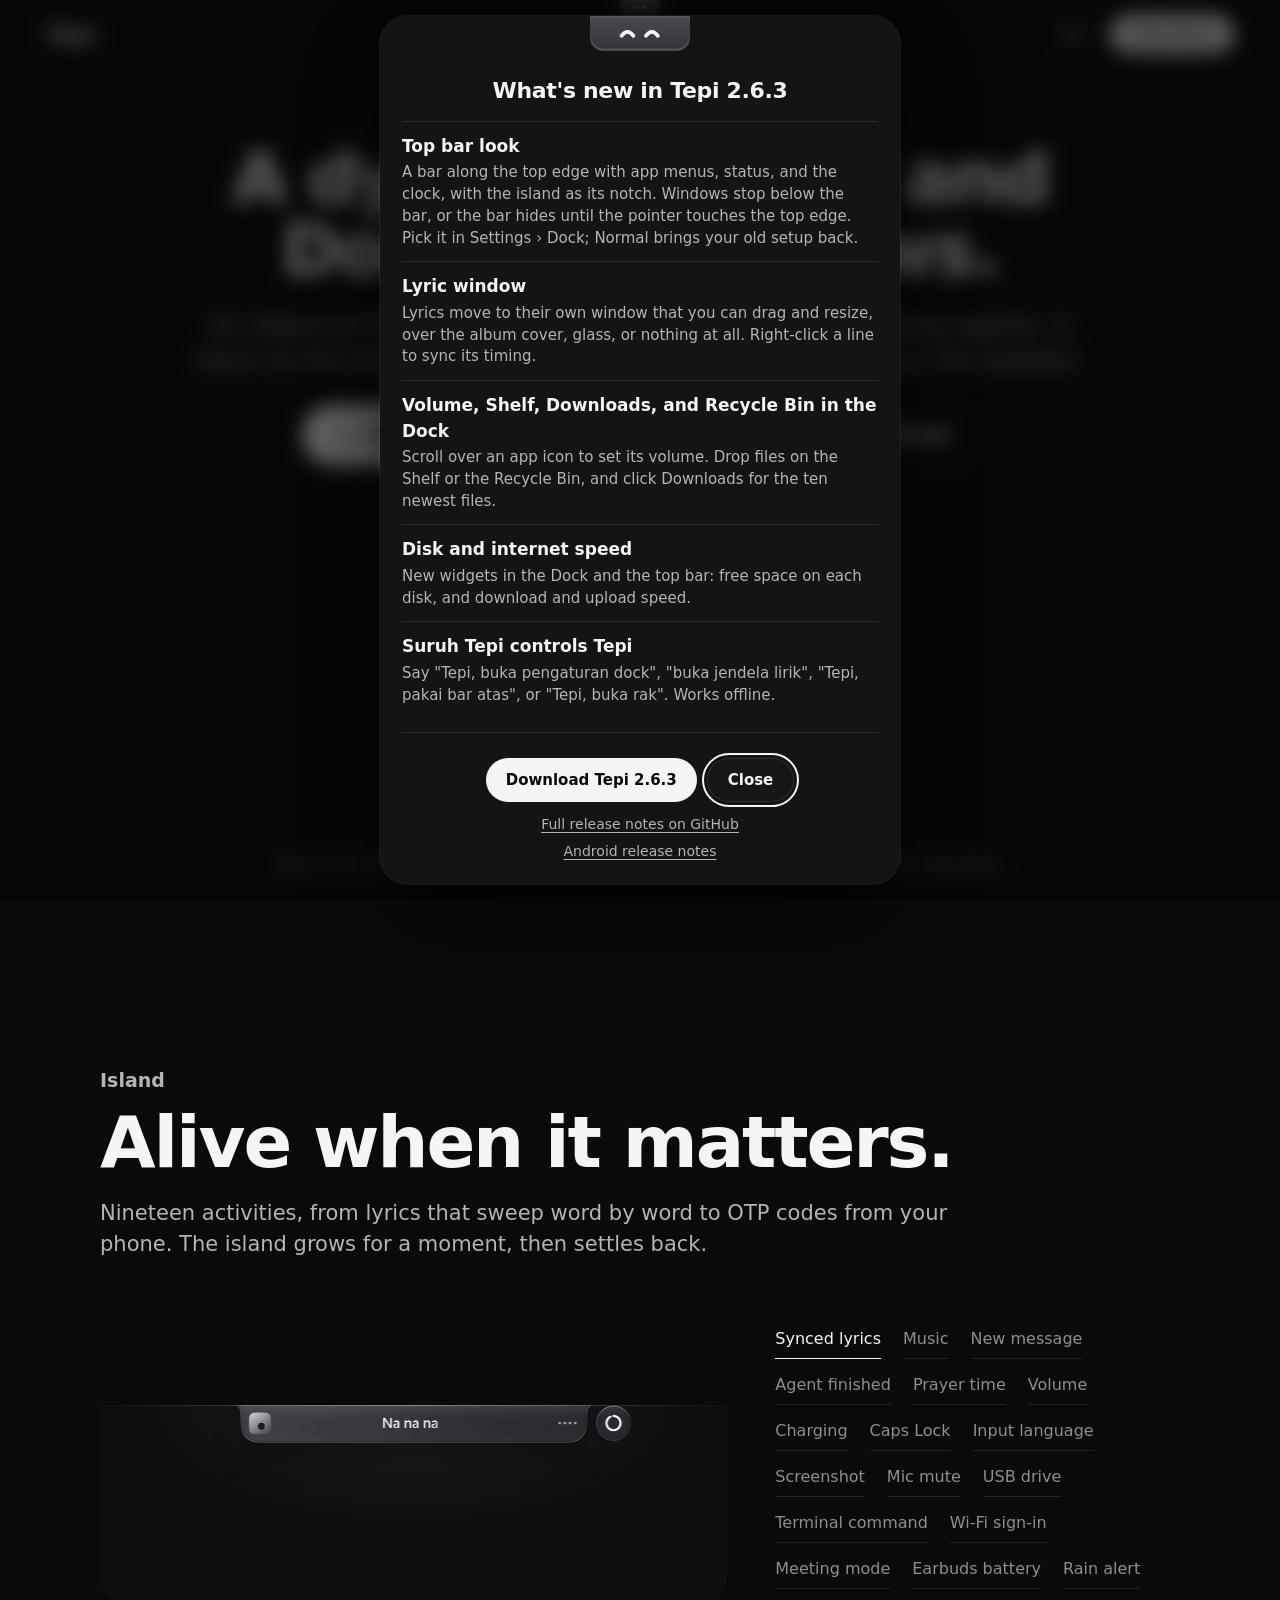
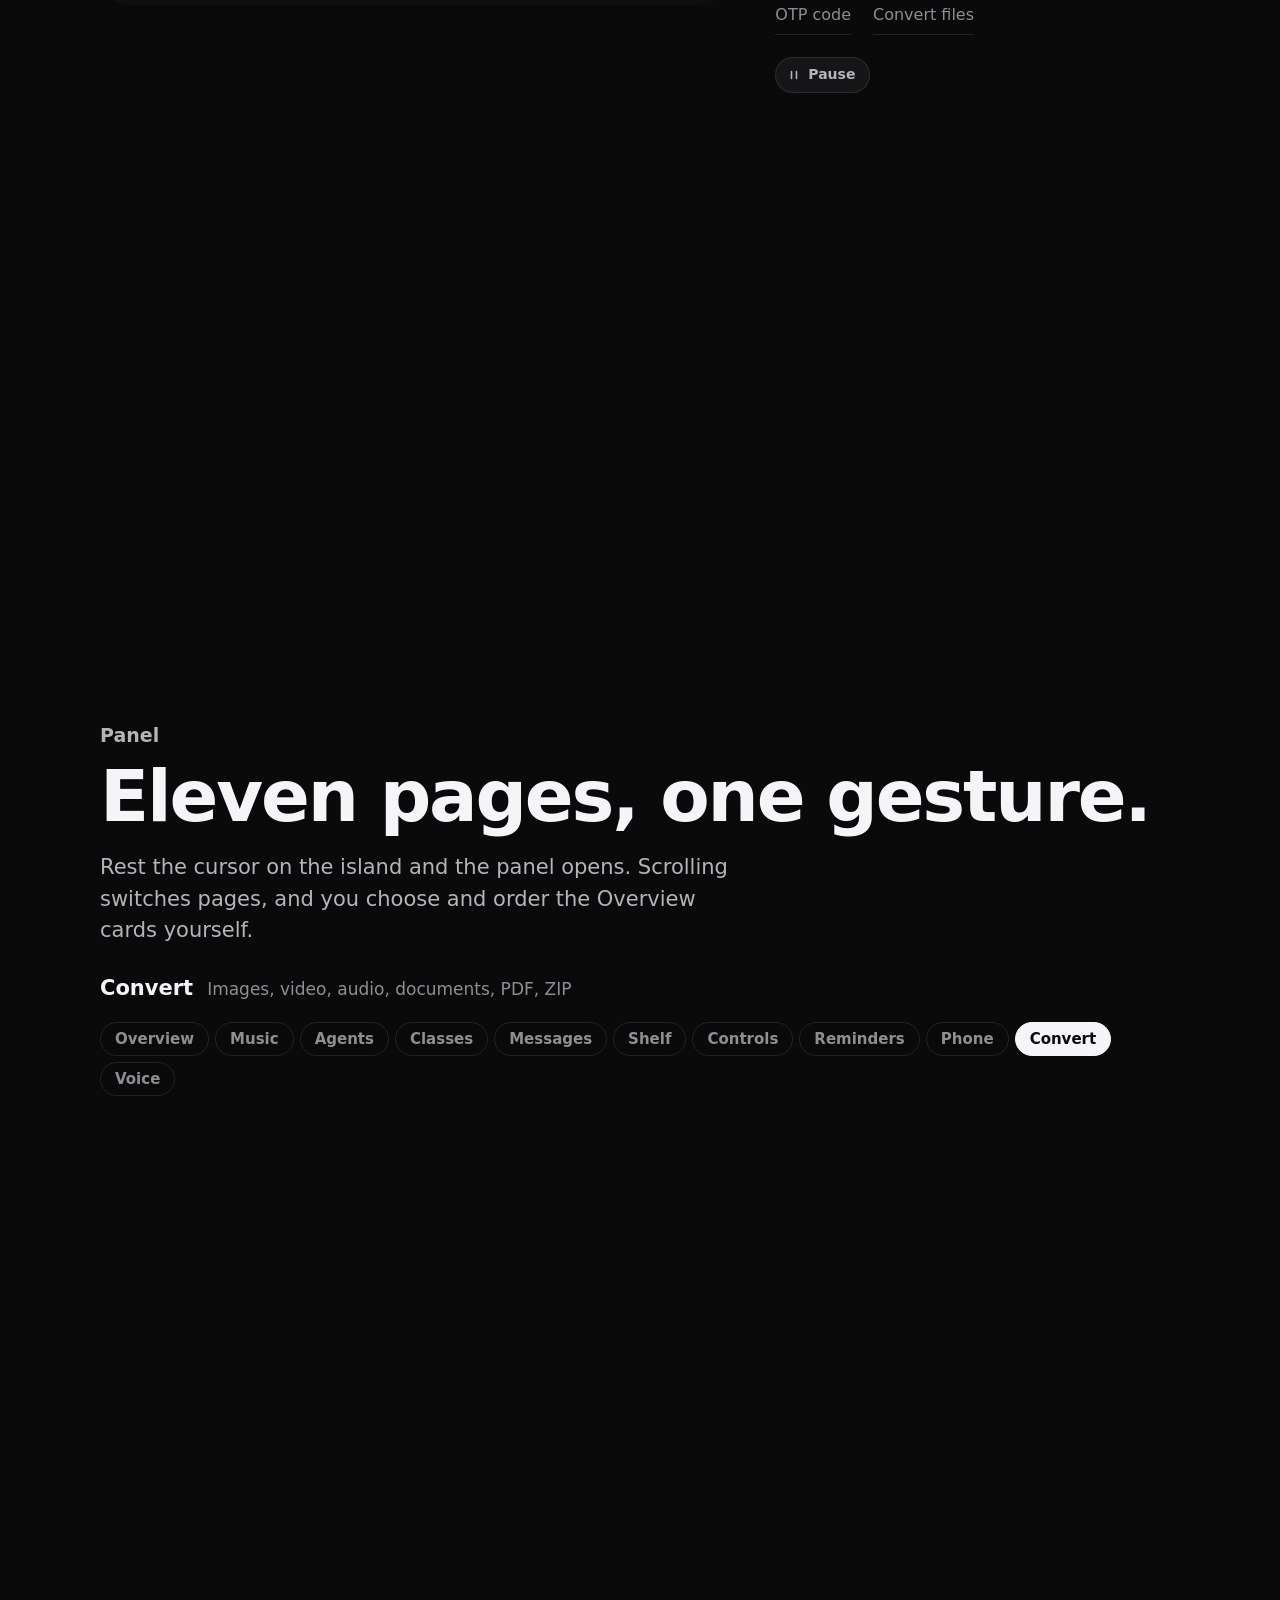
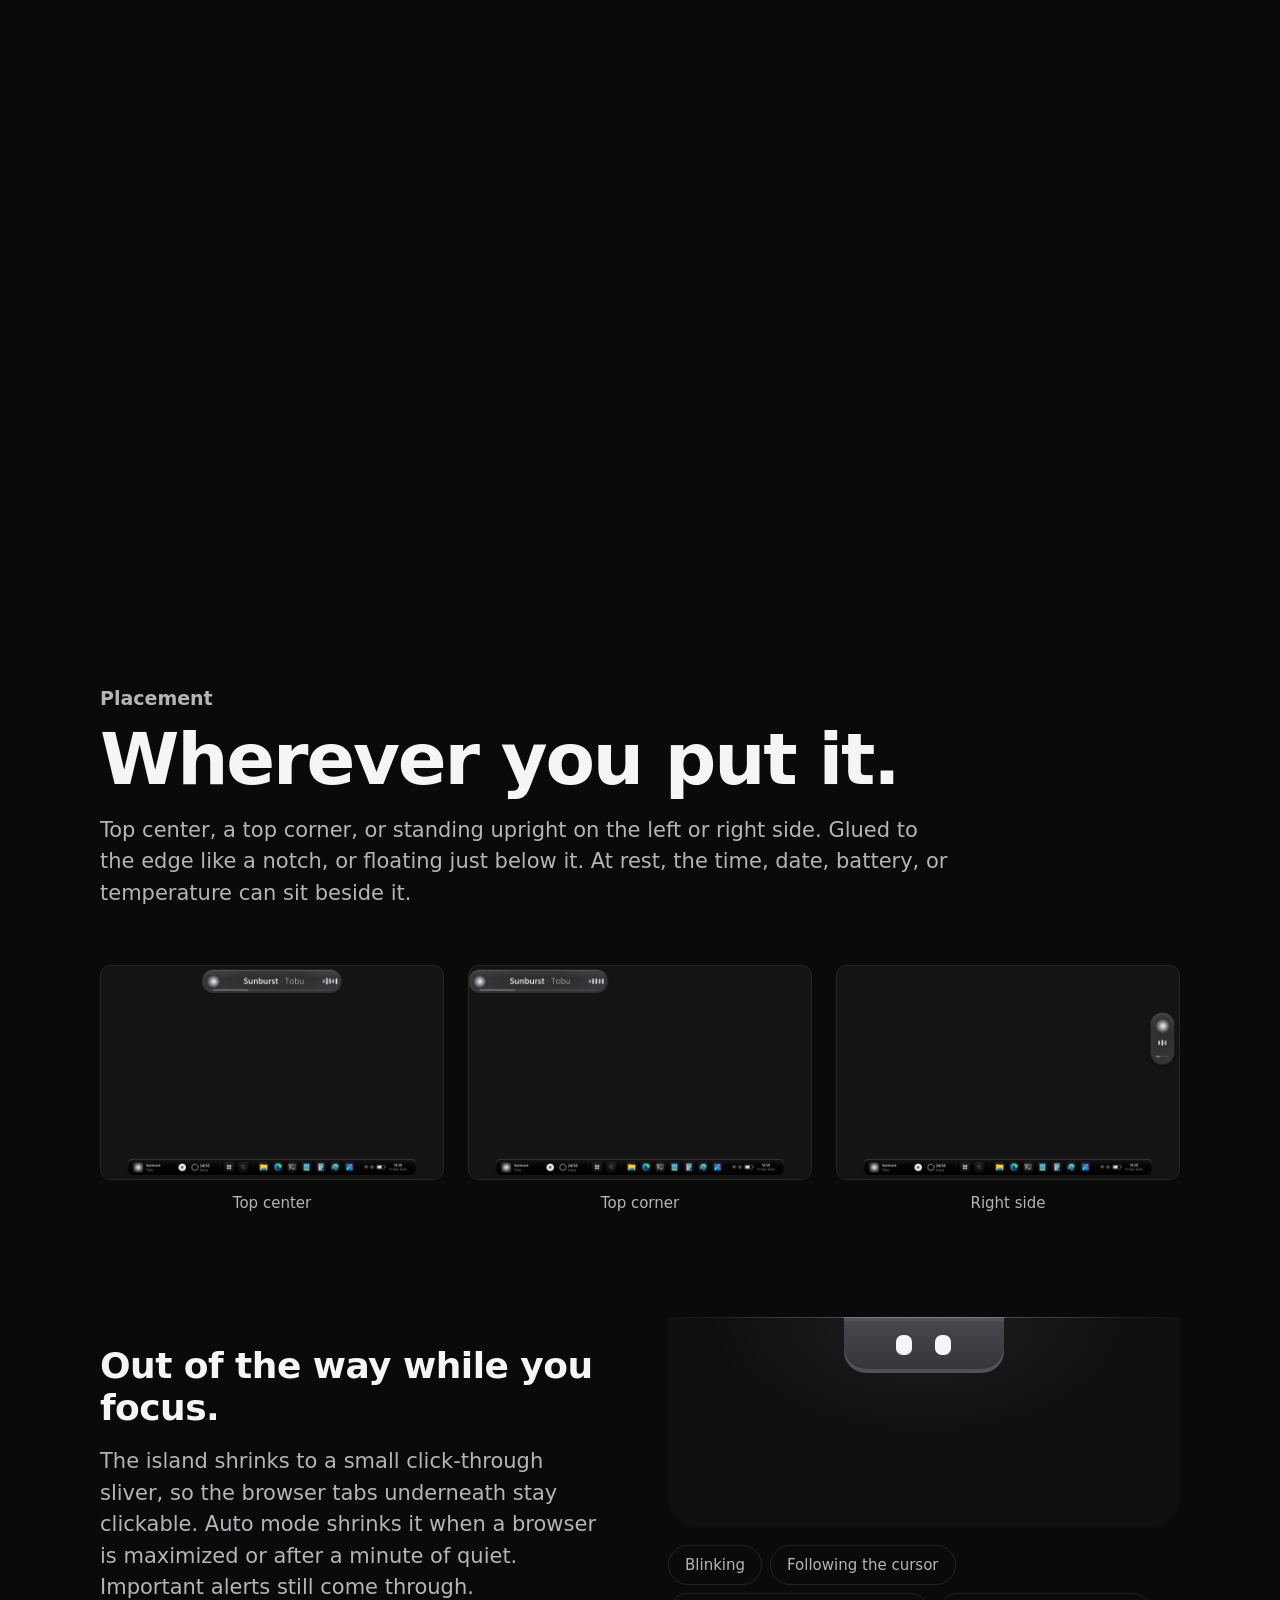
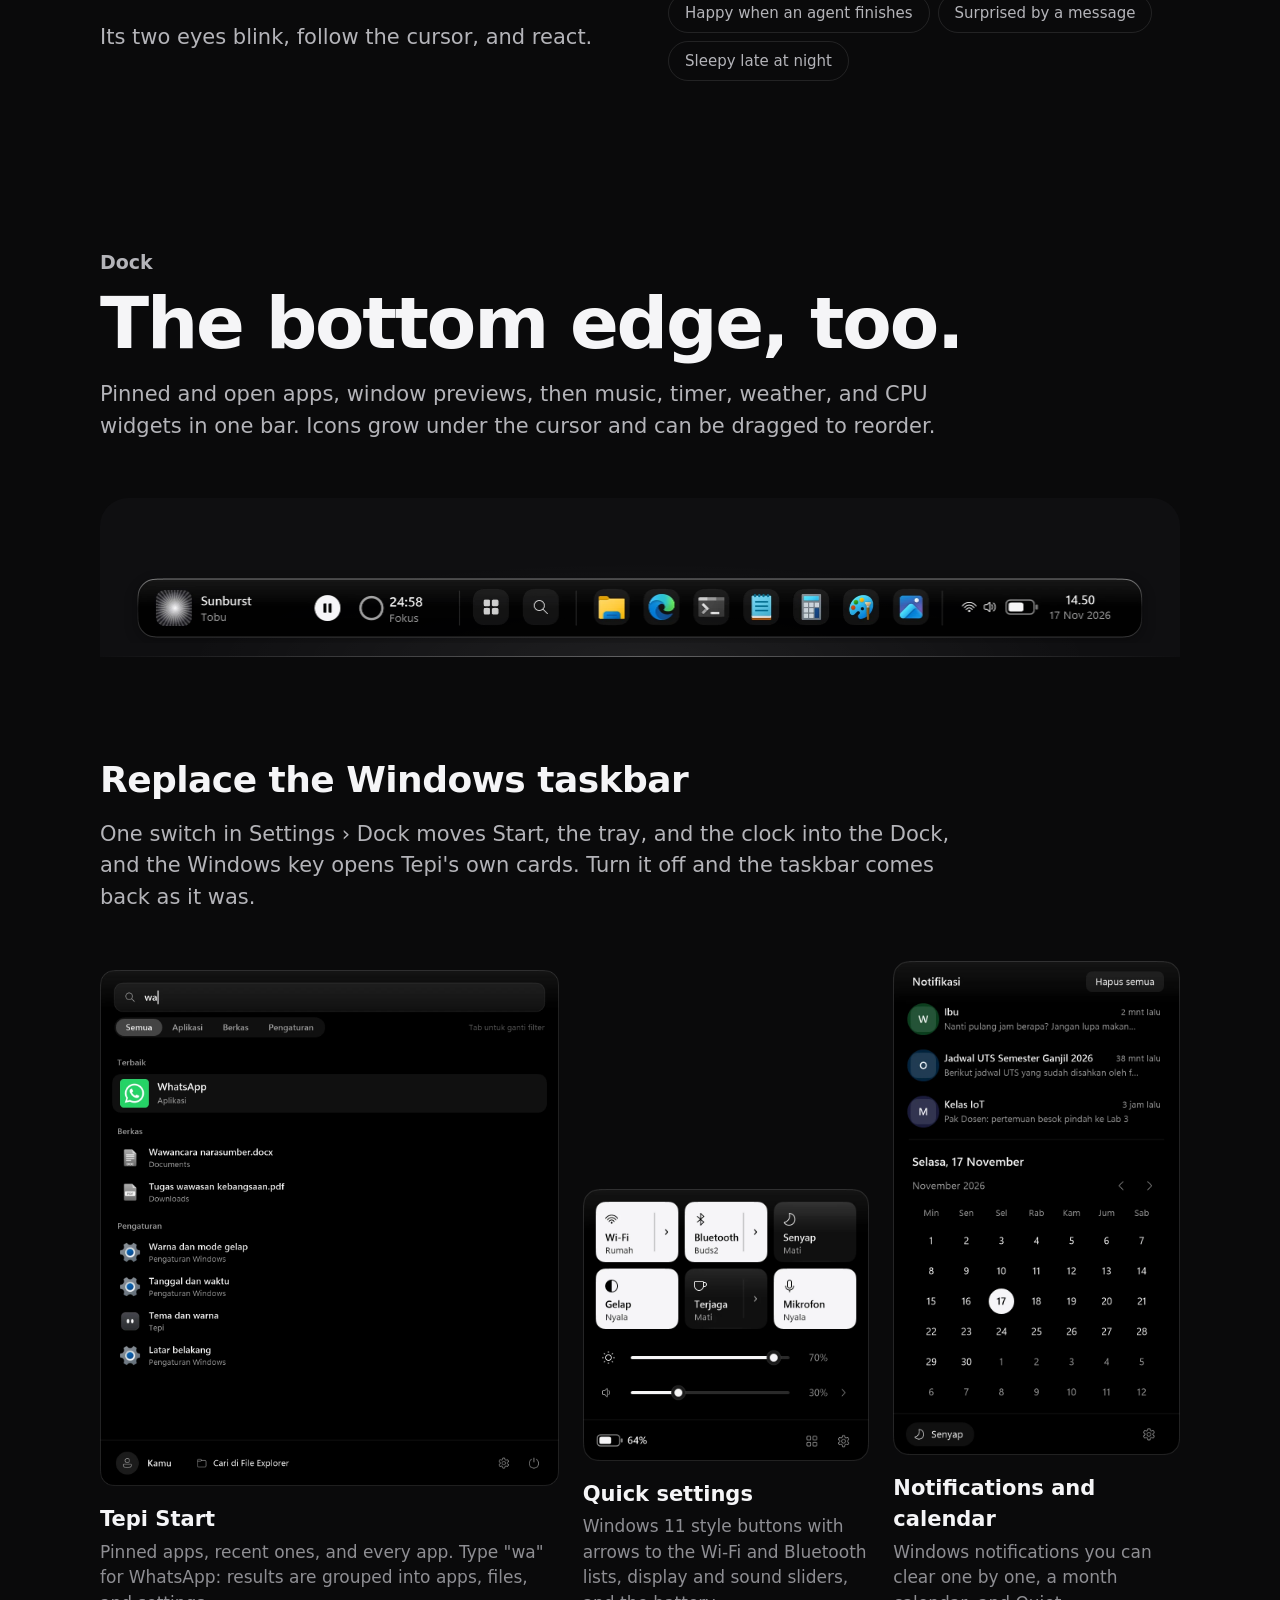
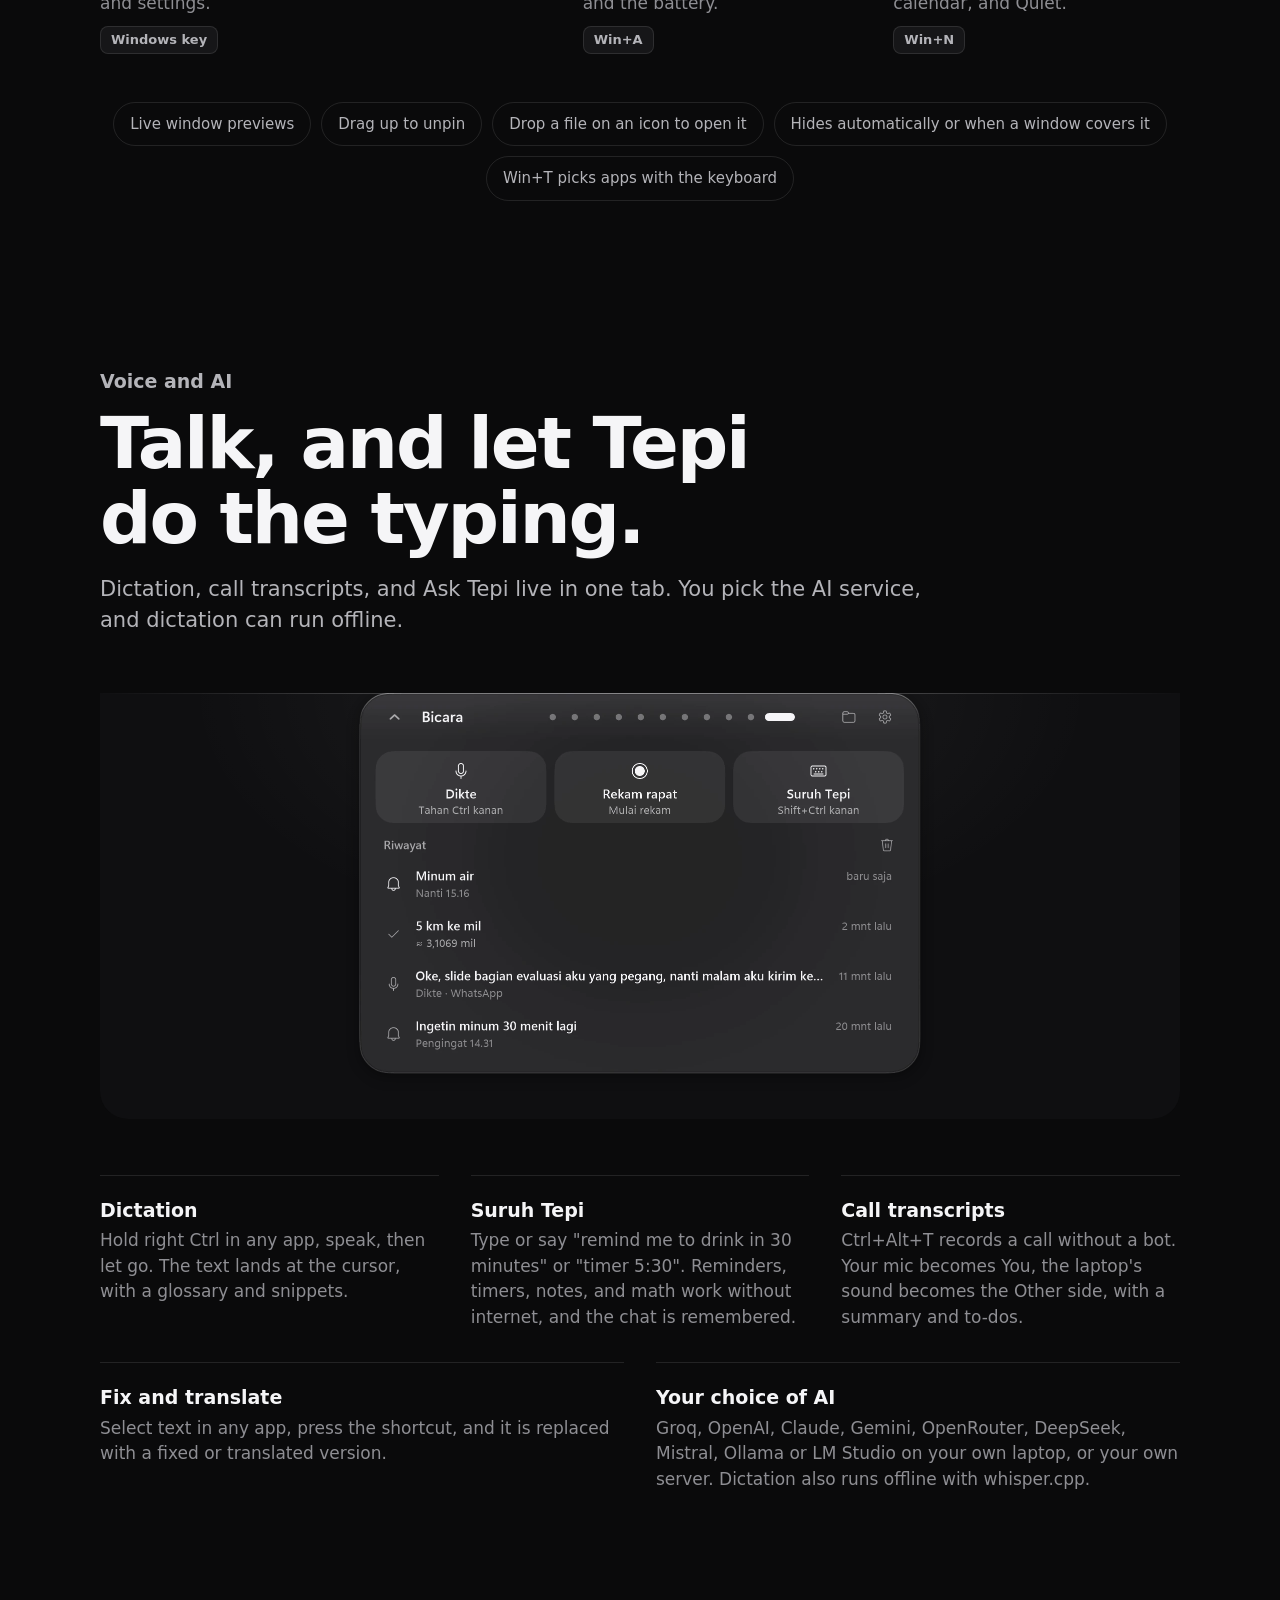
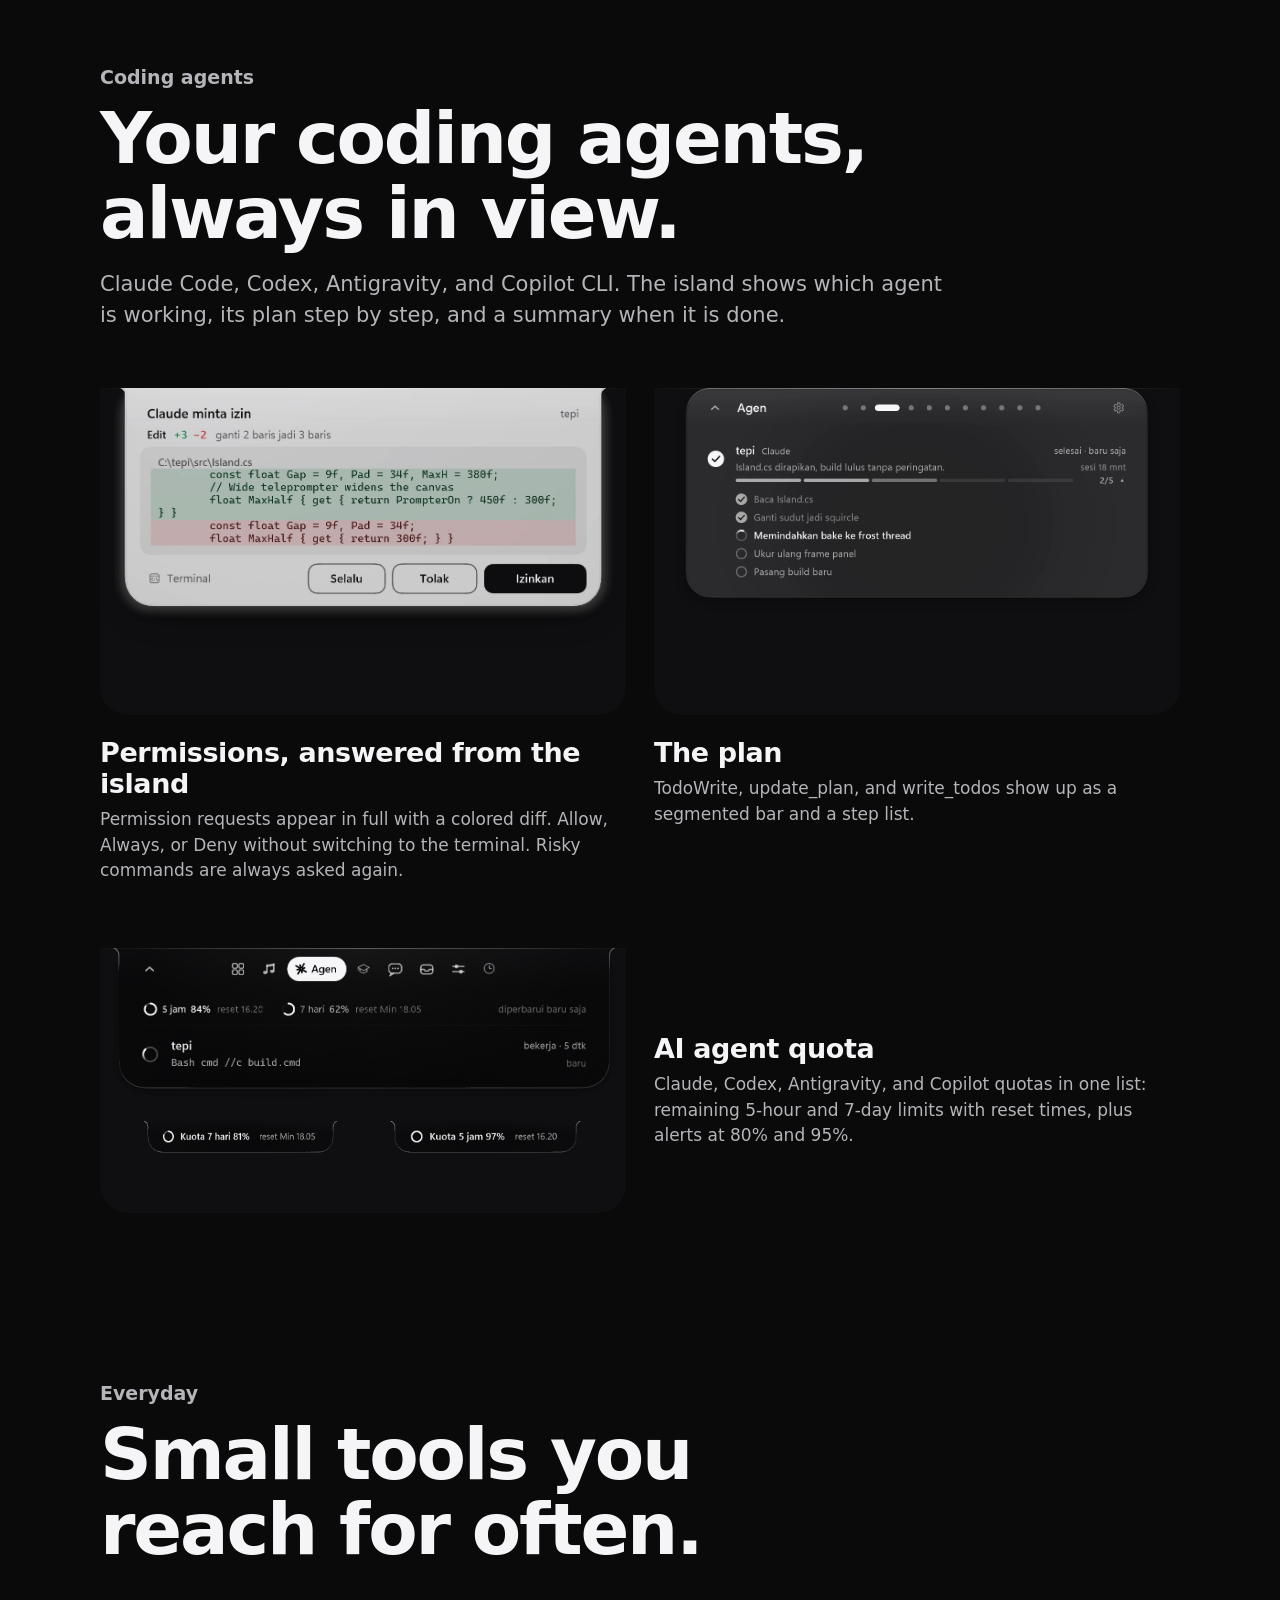
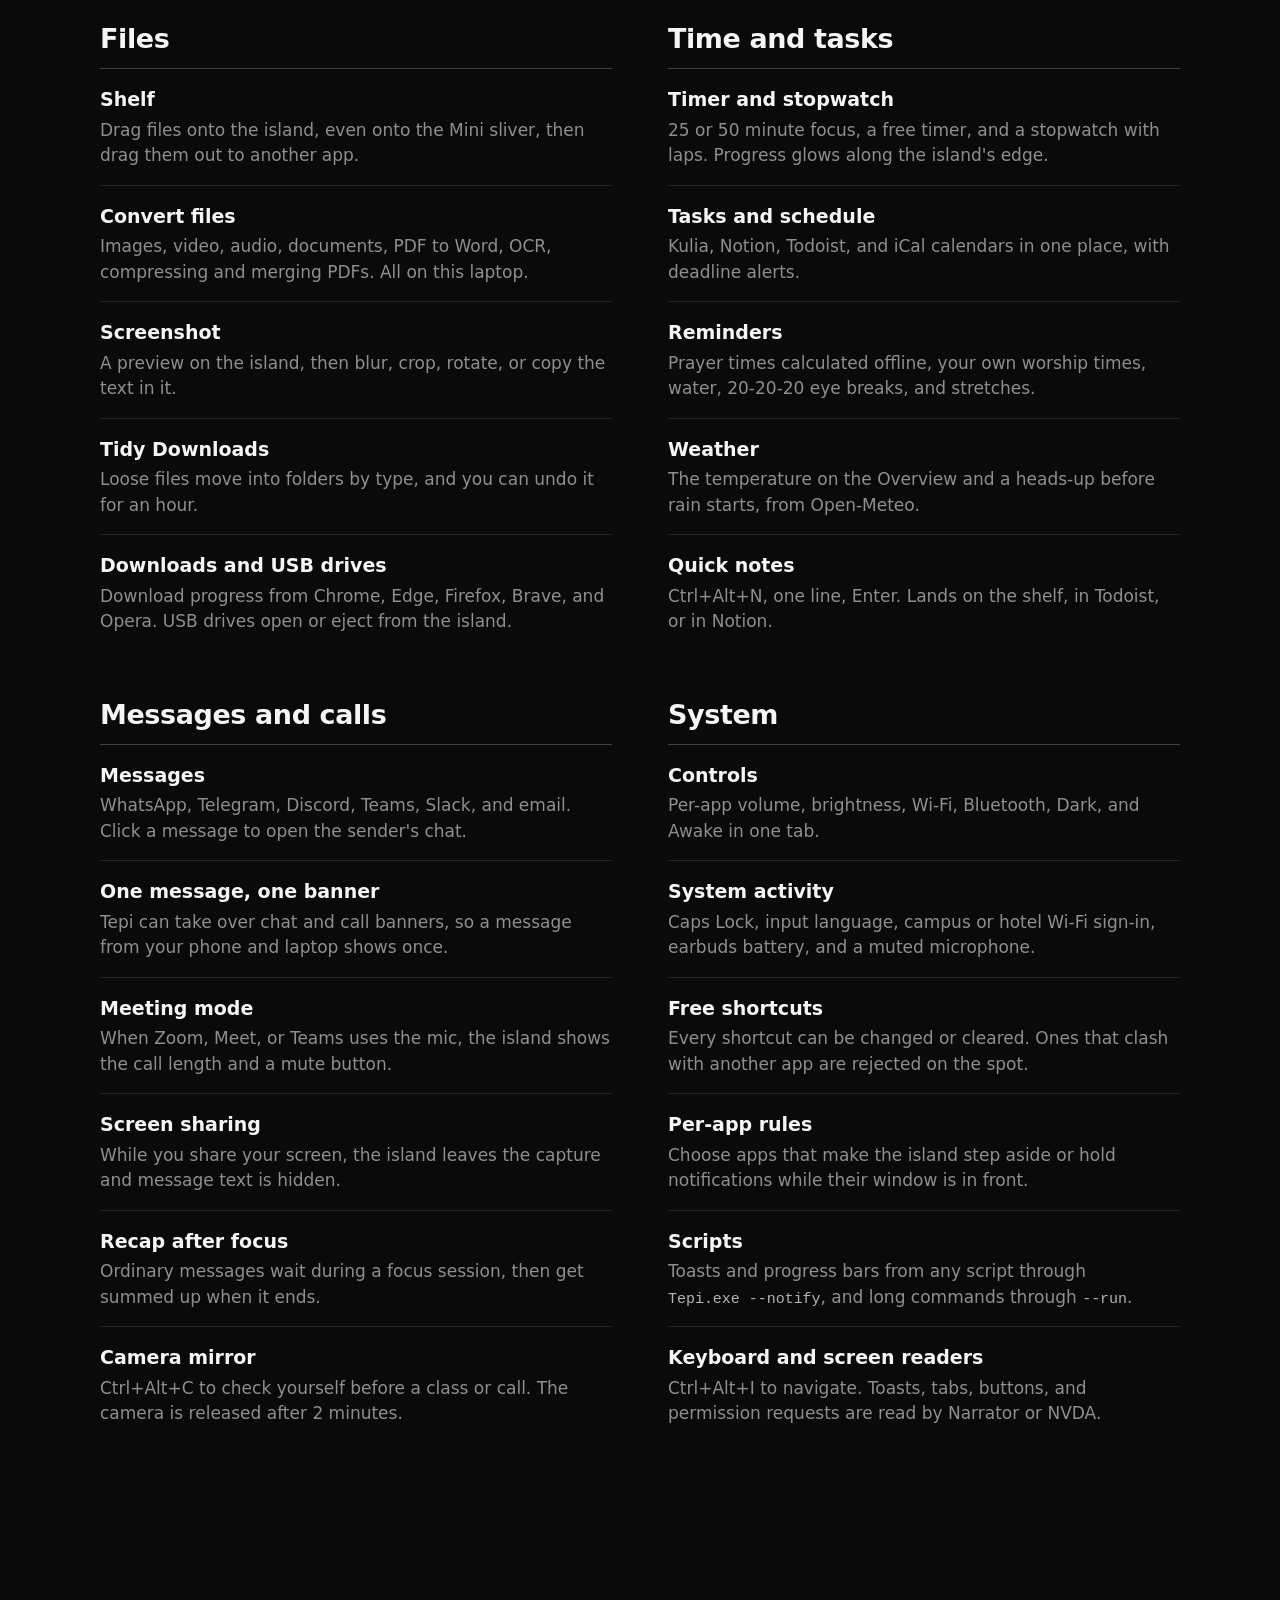
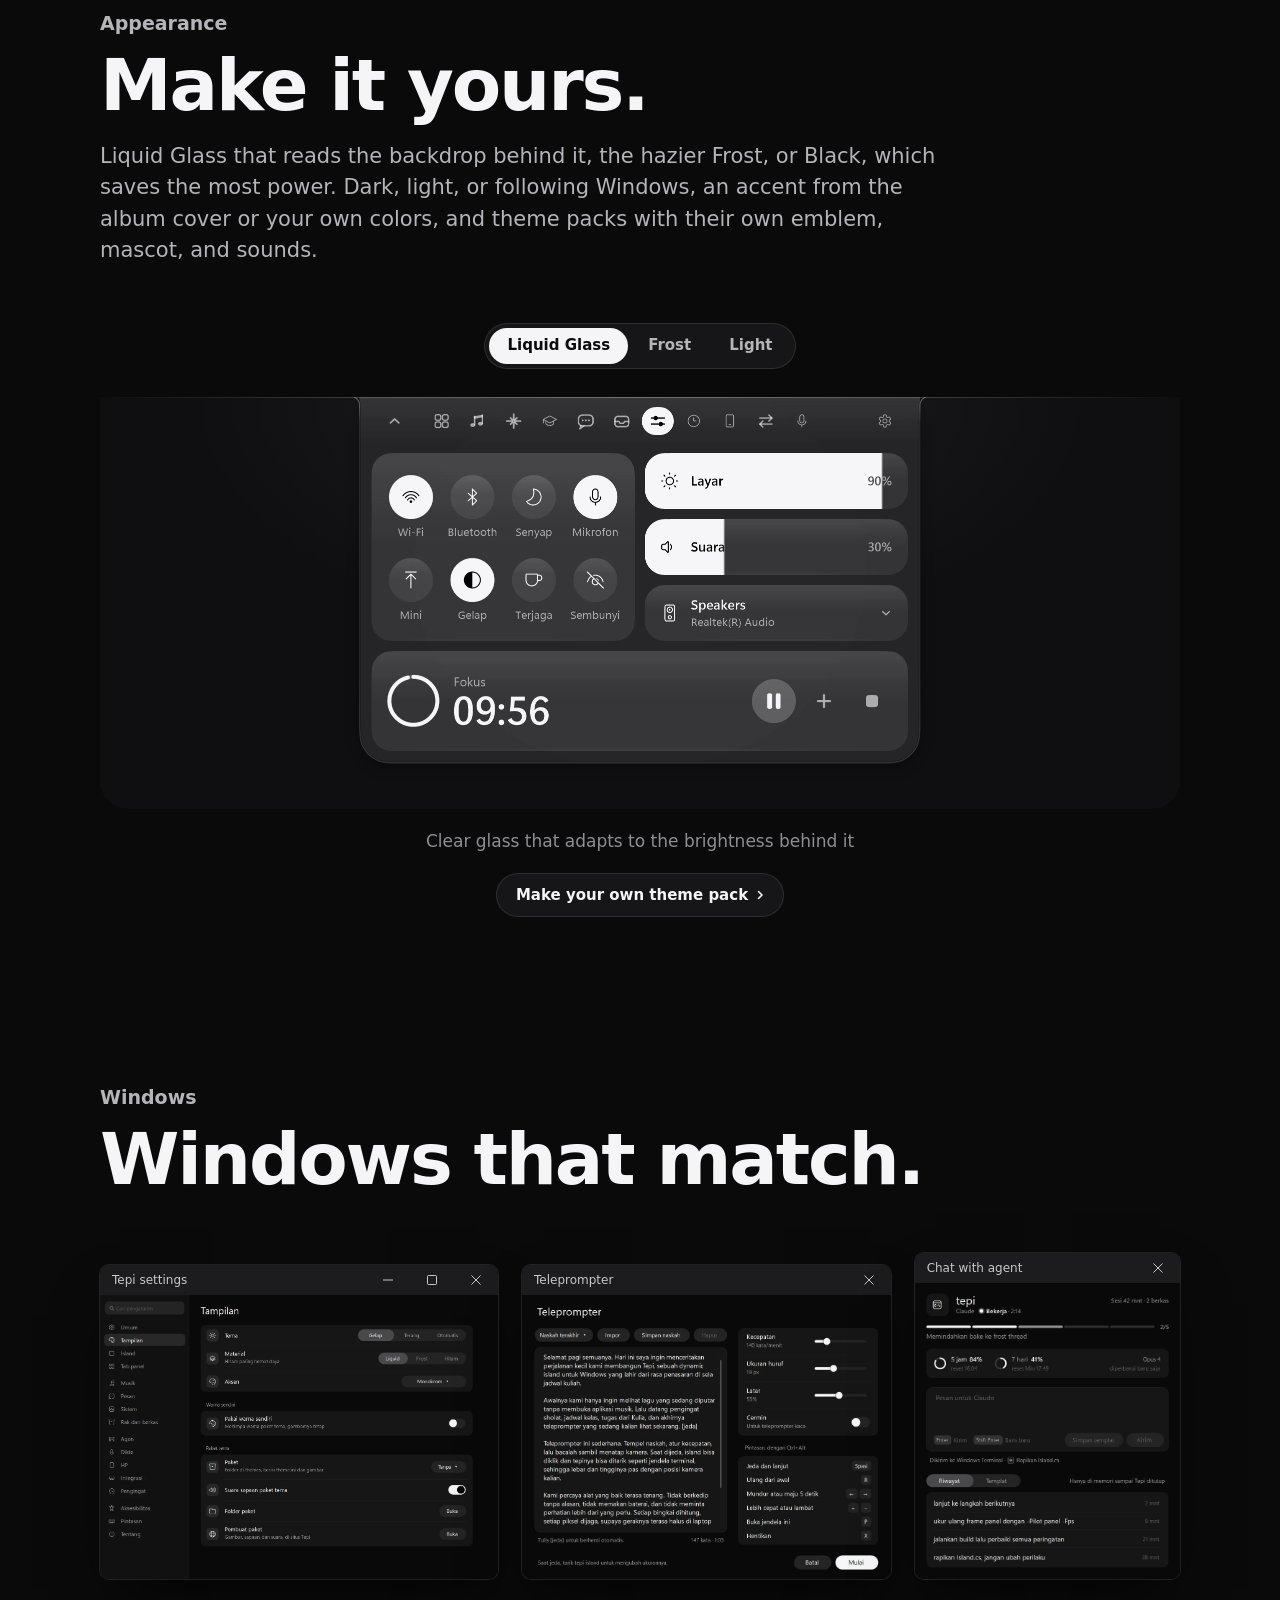
<file: index.html>
<!doctype html>
<html lang="id">
<head>
<meta charset="utf-8">
<meta name="viewport" content="width=device-width, initial-scale=1">
<title>Tepi: dynamic island dan Dock gratis untuk Windows</title>
<meta name="description" content="Tepi menaruh dynamic island di tepi atas layar Windows dan Dock di tepi bawah: lagu dan lirik, pesan, agent coding, tugas, timer, dikte, dan aplikasi yang disematkan. Gratis dan kode terbuka, juga ada untuk Android.">
<meta name="author" content="R. Revaldo Vabiansyah">
<meta name="robots" content="index, follow, max-image-preview:large">
<link rel="canonical" href="https://odlaver.github.io/tepi/">
<link rel="alternate" hreflang="id" href="https://odlaver.github.io/tepi/">
<link rel="alternate" hreflang="en" href="https://odlaver.github.io/tepi/?lang=en">
<link rel="alternate" hreflang="x-default" href="https://odlaver.github.io/tepi/">
<link rel="icon" type="image/png" href="assets/img/favicon.png">
<meta name="theme-color" content="#0a0a0b">
<meta property="og:type" content="website">
<meta property="og:site_name" content="Tepi">
<meta property="og:locale" content="id_ID">
<meta property="og:locale:alternate" content="en_US">
<meta property="og:title" content="Tepi: dynamic island, bar atas, dan Dock untuk Windows">
<meta property="og:description" content="Island di tepi atas layar untuk lagu, pesan, agent coding, dan timer, plus bar atas dan Dock pilihan. Ringan, gratis, dan kode terbuka.">
<meta property="og:url" content="https://odlaver.github.io/tepi/">
<meta property="og:image" content="https://odlaver.github.io/tepi/assets/img/og.jpg">
<meta property="og:image:width" content="1200">
<meta property="og:image:height" content="630">
<meta property="og:image:alt" content="Tepi: bar atas dengan island sebagai notch, dan Dock di tepi bawah">
<meta name="twitter:card" content="summary_large_image">
<meta name="twitter:title" content="Tepi: dynamic island, bar atas, dan Dock gratis untuk Windows 10 dan 11">
<meta name="twitter:description" content="Island di tepi atas layar untuk lagu, pesan, agent coding, dan timer, plus bar atas dan Dock pilihan. Ringan, gratis, dan kode terbuka.">
<meta name="twitter:image" content="https://odlaver.github.io/tepi/assets/img/og.jpg">
<script type="application/ld+json">
{
  "@context": "https://schema.org",
  "@type": "SoftwareApplication",
  "name": "Tepi",
  "alternateName": "Tepi dynamic island",
  "description": "Dynamic island dan Dock untuk Windows 10 dan 11: lagu dan lirik, pesan, agent coding, tugas, timer, dikte, dan Dock yang bisa menggantikan taskbar.",
  "url": "https://odlaver.github.io/tepi/",
  "downloadUrl": "https://github.com/odlaver/tepi/releases/latest/download/Tepi.exe",
  "softwareVersion": "2.6.3",
  "fileSize": "1869 KB",
  "operatingSystem": "Windows 10, Windows 11",
  "applicationCategory": "UtilitiesApplication",
  "inLanguage": ["id", "en"],
  "isAccessibleForFree": true,
  "license": "https://github.com/odlaver/tepi/blob/main/LICENSE",
  "codeRepository": "https://github.com/odlaver/tepi",
  "image": "https://odlaver.github.io/tepi/assets/img/og.jpg",
  "screenshot": "https://odlaver.github.io/tepi/assets/img/p-ringkasan.webp",
  "offers": { "@type": "Offer", "price": "0", "priceCurrency": "IDR" },
  "author": {
    "@type": "Person",
    "name": "R. Revaldo Vabiansyah",
    "alternateName": "odlaver",
    "url": "https://github.com/odlaver",
    "sameAs": ["https://github.com/odlaver", "https://www.linkedin.com/in/revalaja", "https://www.instagram.com/odlavr"]
  }
}
</script>
<link rel="preload" as="image" href="assets/img/p-ringkasan.webp">
<link rel="stylesheet" href="assets/css/style.css?v=2622">
</head>
<body>
<a class="skip" href="#unduh" data-i18n="skip">Langsung ke unduhan</a>

<header class="nav">
  <a class="wordmark" href="#top" aria-label="Tepi">Tepi</a>
  <div class="nav-end">
    <button class="lang" type="button" id="lang" aria-label="Switch to English">EN</button>
    <a class="btn btn-sm js-dl" data-goatcounter-click="unduh-nav" href="https://github.com/odlaver/tepi/releases/latest/download/Tepi.exe" data-i18n="nav.download">Unduh</a>
  </div>
</header>

<!-- The island at the viewport edge -->
<div class="isle" id="isle" data-isle aria-hidden="true"></div>

<main id="top">
  <section class="hero" id="hero">
    <div class="wrap hero-copy">
      <p class="kicker"><button type="button" class="kicker-new js-news" aria-haspopup="dialog">Tepi 2.6.3<span class="kicker-cue" data-i18n="news.open">Lihat yang baru</span></button></p>
      <h1 data-i18n="hero.title">Dynamic island dan Dock untuk Windows.</h1>
      <p class="lead" data-i18n="hero.lead">Island di tepi atas untuk lagu, pesan, dan agent coding. Dock di tepi bawah untuk aplikasi, dan bisa menggantikan taskbar.</p>
      <div class="cta">
        <div class="cta-row">
          <a class="btn btn-lg js-dl" data-goatcounter-click="unduh-hero" href="https://github.com/odlaver/tepi/releases/latest/download/Tepi.exe">
            <svg class="ico" viewBox="0 0 20 20" aria-hidden="true"><path d="M10 3v9m0 0-3.5-3.5M10 12l3.5-3.5M4 15.5h12" fill="none" stroke="currentColor" stroke-width="1.8" stroke-linecap="round" stroke-linejoin="round"/></svg>
            <span data-i18n="cta.download">Unduh untuk Windows</span>
          </a>
          <a class="btn btn-lg btn-alt js-apk" data-goatcounter-click="apk-hero" href="https://github.com/odlaver/tepi-android/releases/download/v2.6.0/Tepi-android-2.6.0.apk">
            <svg class="ico" viewBox="0 0 20 20" aria-hidden="true"><rect x="5.5" y="2.5" width="9" height="15" rx="2.2" fill="none" stroke="currentColor" stroke-width="1.7"/><path d="M8.6 14.6h2.8" stroke="currentColor" stroke-width="1.7" stroke-linecap="round"/></svg>
            <span data-i18n="cta.android">Unduh untuk Android</span>
          </a>
        </div>
        <p class="meta"><span data-i18n="meta.free">Gratis</span> · v<span class="js-version"><span class="ver-main">2.6</span><span class="ver-tail">.3</span></span> · <span class="js-size">1.976 KB</span> · <span data-i18n="meta.os">Windows 10 dan 11</span><span class="js-dl-win" hidden> · <span class="js-n"></span> <span data-i18n="meta.dl">unduhan</span></span> · <a class="link" href="https://github.com/odlaver/tepi" data-i18n="hero.source">Kode sumber</a></p>
        <p class="platform" hidden data-i18n="note.platform">Tepi tersedia untuk Windows 10 dan 11, serta Android 8 ke atas.</p>
      </div>
    </div>
    <figure class="wrap hero-fig">
      <div class="stage-fit"><div class="stage stage-hero">
        <img src="assets/img/p-ringkasan.webp?v=262" width="588" height="370" decoding="async" fetchpriority="high" alt="Panel Ringkasan Tepi: lagu yang diputar, agen yang bekerja, kelas berikutnya, dan pesan" data-i18n-alt="alt.hero">
        <img class="hero-dock" src="assets/img/dock.webp?v=262" width="1035" height="73" decoding="async" alt="Dock Tepi di tepi bawah: lagu, timer fokus, Start, aplikasi yang disematkan, tray, dan jam" data-i18n-alt="alt.dock">
      </div></div>
      <figcaption class="cap" data-i18n="hero.update">Baru di 2.6.3: tampilan bar atas, jendela lirik, serta Unduhan dan Recycle Bin di Dock.</figcaption>
    </figure>
  </section>

  <section class="sec" id="live">
    <div class="wrap head">
      <p class="eyebrow">Island</p>
      <h2 data-i18n="live.title">Hidup saat dibutuhkan.</h2>
      <p class="body" data-i18n="live.body">Sembilan belas aktivitas, dari lirik yang menyapu kata demi kata sampai kode OTP dari HP. Island membesar sebentar, lalu kembali tenang.</p>
    </div>
    <div class="wrap live">
      <div class="stage stage-live" id="stage-live"><div class="isle inline" id="isle-live" data-isle aria-hidden="true"></div></div>
      <div class="acts-side">
        <ol class="acts" aria-label="Aktivitas di island" data-i18n-label="acts.label">
          <li><button type="button" data-act="0" aria-pressed="false"><span data-i18n="pill.lyric">Lirik tersinkron</span><i></i></button></li>
          <li><button type="button" data-act="1" aria-pressed="false"><span data-i18n="pill.media">Musik</span><i></i></button></li>
          <li><button type="button" data-act="2" aria-pressed="false"><span data-i18n="pill.notif">Pesan masuk</span><i></i></button></li>
          <li><button type="button" data-act="3" aria-pressed="false"><span data-i18n="pill.done">Agent selesai</span><i></i></button></li>
          <li><button type="button" data-act="4" aria-pressed="false"><span data-i18n="pill.pray">Waktu sholat</span><i></i></button></li>
          <li><button type="button" data-act="5" aria-pressed="false"><span data-i18n="pill.volume">Volume</span><i></i></button></li>
          <li><button type="button" data-act="6" aria-pressed="false"><span data-i18n="pill.power">Mengisi daya</span><i></i></button></li>
          <li><button type="button" data-act="7" aria-pressed="false"><span data-i18n="pill.caps">Caps Lock</span><i></i></button></li>
          <li><button type="button" data-act="8" aria-pressed="false"><span data-i18n="pill.lang">Bahasa input</span><i></i></button></li>
          <li><button type="button" data-act="9" aria-pressed="false"><span data-i18n="pill.shot">Screenshot</span><i></i></button></li>
          <li><button type="button" data-act="10" aria-pressed="false"><span data-i18n="pill.mic">Mute mikrofon</span><i></i></button></li>
          <li><button type="button" data-act="11" aria-pressed="false"><span data-i18n="pill.drive">Flashdisk</span><i></i></button></li>
          <li><button type="button" data-act="12" aria-pressed="false"><span data-i18n="pill.run">Perintah terminal</span><i></i></button></li>
          <li><button type="button" data-act="13" aria-pressed="false"><span data-i18n="pill.wifi">Wi-Fi butuh login</span><i></i></button></li>
          <li><button type="button" data-act="14" aria-pressed="false"><span data-i18n="pill.meet">Mode rapat</span><i></i></button></li>
          <li><button type="button" data-act="15" aria-pressed="false"><span data-i18n="pill.buds">Baterai earbuds</span><i></i></button></li>
          <li><button type="button" data-act="16" aria-pressed="false"><span data-i18n="pill.rain">Peringatan hujan</span><i></i></button></li>
          <li><button type="button" data-act="17" aria-pressed="false"><span data-i18n="pill.otp">Kode OTP</span><i></i></button></li>
          <li><button type="button" data-act="18" aria-pressed="false"><span data-i18n="pill.convert">Ubah format</span><i></i></button></li>
        </ol>
        <button type="button" class="pp" id="pp"><svg viewBox="0 0 12 12" aria-hidden="true"><path class="i-pause" d="M3.5 2.5v7M8.5 2.5v7"/><path class="i-play" d="M3.5 2.2v7.6L9.8 6z"/></svg><span id="pp-label" data-i18n="acts.pause">Jeda</span></button>
      </div>
    </div>
  </section>

  <section class="scene" id="panel">
    <div class="scene-pin">
      <div class="wrap scene-copy">
        <p class="eyebrow">Panel</p>
        <h2 data-i18n="panels.title">Sebelas halaman, satu gerakan.</h2>
        <p class="body" data-i18n="panels.body">Arahkan kursor ke island dan panel terbuka. Scroll memindahkan halaman, dan kartu Ringkasan bisa kamu pilih dan urutkan sendiri.</p>
        <p class="now" id="now" aria-live="polite"><b id="now-name">Ringkasan</b><span id="now-desc">Yang paling penting, di satu tempat</span></p>
        <div class="tabs" role="tablist" aria-label="Halaman panel" data-i18n-label="panels.label">
          <button type="button" role="tab" data-tab="0" aria-selected="true" data-i18n="pg.home">Ringkasan</button>
          <button type="button" role="tab" data-tab="1" aria-selected="false" tabindex="-1" data-i18n="pg.music">Musik</button>
          <button type="button" role="tab" data-tab="2" aria-selected="false" tabindex="-1" data-i18n="pg.agents">Agen</button>
          <button type="button" role="tab" data-tab="3" aria-selected="false" tabindex="-1" data-i18n="pg.class">Kuliah</button>
          <button type="button" role="tab" data-tab="4" aria-selected="false" tabindex="-1" data-i18n="pg.msg">Pesan</button>
          <button type="button" role="tab" data-tab="5" aria-selected="false" tabindex="-1" data-i18n="pg.shelf">Rak</button>
          <button type="button" role="tab" data-tab="6" aria-selected="false" tabindex="-1" data-i18n="pg.ctl">Kontrol</button>
          <button type="button" role="tab" data-tab="7" aria-selected="false" tabindex="-1" data-i18n="pg.rem">Pengingat</button>
          <button type="button" role="tab" data-tab="8" aria-selected="false" tabindex="-1" data-i18n="pg.phone">HP</button>
          <button type="button" role="tab" data-tab="9" aria-selected="false" tabindex="-1" data-i18n="pg.convert">Ubah</button>
          <button type="button" role="tab" data-tab="10" aria-selected="false" tabindex="-1" data-i18n="pg.voice">Bicara</button>
        </div>
      </div>
    </div>
  </section>

  <section class="sec" id="letak">
    <div class="wrap head">
      <p class="eyebrow" data-i18n="place.eyebrow">Letak</p>
      <h2 data-i18n="place.title">Di mana pun kamu taruh.</h2>
      <p class="body" data-i18n="place.body">Atas tengah, pojok atas, atau berdiri tegak di sisi kiri dan kanan layar. Menempel di tepi seperti notch, atau mengambang sedikit di bawahnya. Saat diam, jam, tanggal, baterai, atau suhu bisa ikut tampil di sampingnya.</p>
    </div>
    <ul class="wrap places">
      <li><img src="assets/img/place-0.webp?v=262" width="360" height="225" loading="lazy" decoding="async" alt="Island di atas tengah layar, Dock di bawah" data-i18n-alt="alt.place0"><span data-i18n="place.top">Atas tengah</span></li>
      <li><img src="assets/img/place-1.webp?v=262" width="360" height="225" loading="lazy" decoding="async" alt="Island di pojok kiri atas layar" data-i18n-alt="alt.place1"><span data-i18n="place.corner">Pojok atas</span></li>
      <li><img src="assets/img/place-4.webp?v=262" width="360" height="225" loading="lazy" decoding="async" alt="Island berdiri tegak di sisi kanan layar" data-i18n-alt="alt.place4"><span data-i18n="place.side">Sisi kanan</span></li>
    </ul>
    <div class="wrap split mini-row" id="mini">
      <div>
        <h3 data-i18n="mini.title">Mengecil saat kamu fokus.</h3>
        <p class="body" data-i18n="mini.body">Island menyusut jadi sliver kecil yang tembus klik, jadi tab browser di bawahnya tetap bisa diklik. Mode Otomatis menyusut saat browser dimaksimalkan atau setelah island diam semenit. Pemberitahuan penting tetap muncul.</p>
        <p class="body" data-i18n="mini.eyes">Dua matanya berkedip, mengikuti kursor, dan berekspresi.</p>
      </div>
      <div class="mini-demo">
        <div class="stage stage-mini" id="stage-mini" role="img" aria-label="Sliver Mini dengan dua mata" data-i18n-label="mini.svg">
          <div class="mag"><div class="isle inline" id="isle-mini" data-isle aria-hidden="true"></div></div>
        </div>
        <ul class="moods" aria-label="Ekspresi" data-i18n-label="mood.label">
          <li><button type="button" data-mood="rest" data-i18n="mood.rest">Berkedip</button></li>
          <li><button type="button" data-mood="follow" data-i18n="mood.right">Mengikuti kursor</button></li>
          <li><button type="button" data-mood="happy" data-i18n="mood.happy">Senang saat agen selesai</button></li>
          <li><button type="button" data-mood="wide" data-i18n="mood.surprised">Kaget saat ada pesan</button></li>
          <li><button type="button" data-mood="sleepy" data-i18n="mood.sleepy">Ngantuk saat larut malam</button></li>
        </ul>
      </div>
    </div>
  </section>

  <section class="sec" id="dock">
    <div class="wrap head">
      <p class="eyebrow">Dock</p>
      <h2 data-i18n="dock.title">Tepi bawah juga.</h2>
      <p class="body" data-i18n="dock.body">Aplikasi yang disematkan dan yang sedang terbuka, pratinjau jendela, lalu widget lagu, timer, cuaca, dan CPU di satu bar. Ikon membesar mengikuti kursor dan bisa diseret untuk mengurutkan.</p>
    </div>
    <div class="wrap">
      <div class="stage stage-dock"><img src="assets/img/dock.webp?v=262" width="1035" height="73" loading="lazy" decoding="async" alt="Dock Tepi: lagu yang diputar, timer fokus, Start, aplikasi yang disematkan, tray, dan jam" data-i18n-alt="alt.dock"></div>
    </div>
    <div class="wrap dock-swap">
      <h3 data-i18n="dock.swap">Ganti taskbar Windows</h3>
      <p class="body" data-i18n="dock.swap.d">Satu sakelar di Pengaturan › Dock memindahkan Start, tray, dan jam ke Dock, dan tombol Windows membuka kartu milik Tepi. Matikan lagi, taskbar kembali seperti semula.</p>
    </div>
    <div class="wrap cards">
      <figure>
        <img src="assets/img/dock-start-search.webp?v=262" width="640" height="720" loading="lazy" decoding="async" alt="Tepi Start mencari &quot;wa&quot;: WhatsApp sebagai hasil terbaik, lalu berkas dan pengaturan" data-i18n-alt="alt.start">
        <figcaption><b>Tepi Start</b><span data-i18n="dock.start.d">Aplikasi yang disematkan, yang terbaru, dan semua aplikasi. Ketik "wa" untuk WhatsApp: hasilnya dikelompokkan jadi aplikasi, berkas, dan pengaturan.</span><kbd data-i18n="dock.start.k">Tombol Windows</kbd></figcaption>
      </figure>
      <figure>
        <img src="assets/img/dock-quick.webp?v=262" width="360" height="342" loading="lazy" decoding="async" alt="Pengaturan cepat bergaya Windows 11: Wi-Fi, Bluetooth, Senyap, Gelap, Terjaga, mikrofon, layar, dan suara" data-i18n-alt="alt.quick">
        <figcaption><b data-i18n="dock.quick">Pengaturan cepat</b><span data-i18n="dock.quick.d">Tombol bergaya Windows 11 dengan panah ke daftar Wi-Fi dan Bluetooth, slider layar dan suara, serta baterai.</span><kbd>Win+A</kbd></figcaption>
      </figure>
      <figure>
        <img src="assets/img/dock-cal.webp?v=262" width="360" height="620" loading="lazy" decoding="async" alt="Notifikasi dan kalender bulanan" data-i18n-alt="alt.cal">
        <figcaption><b data-i18n="dock.cal">Notifikasi dan kalender</b><span data-i18n="dock.cal.d">Notifikasi Windows yang bisa dihapus satu per satu, kalender bulanan, dan Senyap.</span><kbd>Win+N</kbd></figcaption>
      </figure>
    </div>
    <ul class="wrap droid-facts">
      <li data-i18n="dock.f1">Pratinjau jendela langsung</li>
      <li data-i18n="dock.f2">Seret ke atas untuk melepas sematan</li>
      <li data-i18n="dock.f3">Jatuhkan berkas ke ikon untuk membukanya</li>
      <li data-i18n="dock.f4">Sembunyi otomatis atau saat tertutup jendela</li>
      <li data-i18n="dock.f5">Win+T memilih aplikasi dengan keyboard</li>
    </ul>
  </section>

  <section class="sec" id="bicara">
    <div class="wrap head">
      <p class="eyebrow" data-i18n="talk.eyebrow">Bicara dan AI</p>
      <h2 data-i18n="talk.title">Bicara, biar Tepi yang mengetik.</h2>
      <p class="body" data-i18n="talk.body">Dikte, transkrip rapat, dan Suruh Tepi ada di satu tab. Layanan AI-nya kamu pilih sendiri, dan dikte bisa jalan offline.</p>
    </div>
    <div class="wrap">
      <div class="stage stage-talk"><img src="assets/img/p-bicara.webp" width="588" height="398" loading="lazy" decoding="async" alt="Tab Bicara: Dikte, Rekam rapat, Suruh Tepi, dan riwayat terakhir" data-i18n-alt="alt.talk"></div>
      <ul class="feat talk-list">
        <li><b data-i18n="talk.dict">Dikte</b><span data-i18n="talk.dict.d">Tahan Ctrl kanan di aplikasi apa pun, bicara, lalu lepas. Teksnya ditempel di tempat kursor, dengan kamus istilah dan snippet.</span></li>
        <li><b>Suruh Tepi</b><span data-i18n="talk.ask.d">Ketik atau ucapkan "ingetin minum 30 menit lagi" atau "timer 5:30". Pengingat, timer, catatan, dan hitungan jalan tanpa internet, dan obrolannya diingat.</span></li>
        <li><b data-i18n="talk.meet">Transkrip rapat</b><span data-i18n="talk.meet.d">Ctrl+Alt+T merekam panggilan tanpa bot. Mikrofon jadi Kamu, suara laptop jadi Lawan bicara, lengkap dengan ringkasan dan to-do.</span></li>
        <li><b data-i18n="talk.fix">Perbaiki dan terjemahkan</b><span data-i18n="talk.fix.d">Blok teks di aplikasi apa pun, tekan pintasannya, dan teksnya diganti versi yang sudah diperbaiki atau diterjemahkan.</span></li>
        <li><b data-i18n="talk.ai">AI pilihanmu</b><span data-i18n="talk.ai.d">Groq, OpenAI, Claude, Gemini, OpenRouter, DeepSeek, Mistral, Ollama atau LM Studio di laptop sendiri, atau server sendiri. Dikte juga bisa offline dengan whisper.cpp.</span></li>
      </ul>
    </div>
  </section>

  <section class="sec" id="agen" data-ev="happy">
    <div class="wrap head">
      <p class="eyebrow" data-i18n="agent.eyebrow">Agent coding</p>
      <h2 data-i18n="agent.title">Agent coding, selalu kelihatan.</h2>
      <p class="body" data-i18n="agent.body">Claude Code, Codex, Antigravity, dan Copilot CLI. Island menampilkan agen yang sedang bekerja, rencana kerjanya langkah demi langkah, dan ringkasan saat selesai.</p>
    </div>
    <div class="wrap agent">
      <figure class="ap">
        <div class="stage stage-ap" id="stage-ap">
          <div class="isle inline" id="isle-ap" data-isle aria-hidden="true"></div>
          <div class="ap-hit" id="ap-hit">
            <button type="button" data-ans="always" aria-describedby="ap-desc" aria-label="Selalu" data-i18n-label="ap.always"></button>
            <button type="button" data-ans="deny" aria-describedby="ap-desc" aria-label="Tolak" data-i18n-label="ap.deny"></button>
            <button type="button" data-ans="allow" aria-describedby="ap-desc" aria-label="Izinkan" data-i18n-label="ap.allow"></button>
          </div>
          <p class="ap-note"><span id="ap-status" aria-live="polite"></span><button type="button" class="btn-ghost" id="ap-again" hidden data-i18n="ap.again">Ulangi</button></p>
        </div>
        <p class="sr" id="ap-desc" data-i18n="ap.desc">Contoh permintaan: Claude minta izin mengubah Island.cs, dua baris diganti tiga baris.</p>
        <div class="ap-row" id="ap-row">
          <button type="button" data-ans="always" aria-describedby="ap-desc" data-i18n="ap.always">Selalu</button>
          <button type="button" data-ans="deny" aria-describedby="ap-desc" data-i18n="ap.deny">Tolak</button>
          <button type="button" data-ans="allow" aria-describedby="ap-desc" class="solid" data-i18n="ap.allow">Izinkan</button>
        </div>
        <figcaption>
          <h3 data-i18n="agent.approve.t">Izin dijawab dari island</h3>
          <p data-i18n="agent.approve.d">Permintaan izin tampil utuh dengan diff berwarna. Izinkan, Selalu, atau Tolak tanpa pindah ke terminal. Perintah berisiko selalu ditanya ulang.</p>
        </figcaption>
      </figure>
      <figure class="plan">
        <div class="stage stage-plan"><img src="assets/img/p-agen.webp" width="584" height="271" loading="lazy" decoding="async" alt="Tab Agen dengan rencana kerja lima langkah" data-i18n-alt="alt.plan"></div>
        <figcaption>
          <h3 data-i18n="agent.plan.t">Rencana kerja</h3>
          <p data-i18n="agent.plan.d">TodoWrite, update_plan, dan write_todos tampil sebagai bar bersegmen dan daftar langkah.</p>
        </figcaption>
      </figure>
    </div>
    <div class="wrap quota">
      <div class="stage stage-quota">
        <img class="q-panel" src="assets/img/q-agents.webp" width="576" height="173" loading="lazy" decoding="async" alt="Baris kuota 5 jam dan 7 hari di tab Agen" data-i18n-alt="alt.quota">
        <div class="toasts">
          <img src="assets/img/q-toast80.webp" width="341" height="76" loading="lazy" decoding="async" alt="">
          <img src="assets/img/q-toast95.webp" width="318" height="76" loading="lazy" decoding="async" alt="">
        </div>
      </div>
      <div class="quota-copy">
        <h3 data-i18n="quota.t">Kuota agent AI</h3>
        <p data-i18n="quota.d">Kuota Claude, Codex, Antigravity, dan Copilot dalam satu daftar: sisa batas 5 jam dan 7 hari beserta jam reset, dengan peringatan di 80% dan 95%.</p>
      </div>
    </div>
  </section>

  <section class="sec" id="alat">
    <div class="wrap head">
      <p class="eyebrow" data-i18n="tools.eyebrow">Sehari-hari</p>
      <h2 data-i18n="tools.title">Alat kecil yang sering terpakai.</h2>
    </div>
    <div class="wrap groups">
      <div class="group">
        <h3 data-i18n="g.files">Berkas</h3>
        <ul class="feat">
          <li><b data-i18n="f.shelf">Rak</b><span data-i18n="f.shelf.d">Seret berkas ke island, juga ke sliver Mini, lalu seret lagi ke aplikasi lain.</span></li>
          <li><b data-i18n="f.convert">Ubah format</b><span data-i18n="f.convert.d">Gambar, video, audio, dokumen, PDF ke Word, OCR, kompres, dan gabung PDF. Semuanya di laptop ini.</span></li>
          <li><b>Screenshot</b><span data-i18n="f.shot.d">Preview di island, lalu samarkan, potong, putar, atau salin teks di dalamnya.</span></li>
          <li><b data-i18n="f.tidy">Rapikan Downloads</b><span data-i18n="f.tidy.d">Berkas lepas dipindah ke folder per jenis, dan bisa diurungkan selama satu jam.</span></li>
          <li><b data-i18n="f.dl">Unduhan dan flashdisk</b><span data-i18n="f.dl.d">Progres unduhan dari Chrome, Edge, Firefox, Brave, dan Opera. Flashdisk dibuka atau dikeluarkan dari island.</span></li>
        </ul>
      </div>
      <div class="group">
        <h3 data-i18n="g.time">Waktu dan tugas</h3>
        <ul class="feat">
          <li><b data-i18n="f.timer">Timer dan stopwatch</b><span data-i18n="f.timer.d">Fokus 25 atau 50 menit, timer bebas, dan stopwatch dengan putaran. Progresnya menyala di tepi island.</span></li>
          <li><b data-i18n="f.tasks">Tugas dan jadwal</b><span data-i18n="f.tasks.d">Kulia, Notion, Todoist, dan kalender iCal jadi satu, dengan pengingat tenggat.</span></li>
          <li data-ev="pray"><b data-i18n="f.remind">Pengingat</b><span data-i18n="f.remind.d">Jadwal sholat dihitung tanpa internet, ibadah sendiri, minum, istirahat mata 20-20-20, dan peregangan.</span></li>
          <li><b data-i18n="f.weather">Cuaca</b><span data-i18n="f.weather.d">Suhu di Ringkasan dan peringatan sebelum hujan turun, dari Open-Meteo.</span></li>
          <li><b data-i18n="f.note">Catatan kilat</b><span data-i18n="f.note.d">Ctrl+Alt+N, satu baris, Enter. Masuk ke Rak, Todoist, atau Notion.</span></li>
        </ul>
      </div>
      <div class="group">
        <h3 data-i18n="g.msg">Pesan dan panggilan</h3>
        <ul class="feat">
          <li><b data-i18n="f.msg">Pesan</b><span data-i18n="f.msg.d">WhatsApp, Telegram, Discord, Teams, Slack, dan email. Klik pesan untuk langsung membuka chat pengirimnya.</span></li>
          <li><b data-i18n="f.banner">Satu pesan, satu banner</b><span data-i18n="f.banner.d">Tepi bisa jadi penerima utama banner chat dan panggilan, jadi pesan dari HP dan laptop tampil sekali.</span></li>
          <li><b data-i18n="f.meet">Mode rapat</b><span data-i18n="f.meet.d">Saat Zoom, Meet, atau Teams memakai mikrofon, island menampilkan lama panggilan dan tombol mute.</span></li>
          <li><b data-i18n="f.share">Berbagi layar</b><span data-i18n="f.share.d">Selama berbagi layar, island keluar dari tangkapan dan isi pesan disamarkan.</span></li>
          <li><b data-i18n="f.focus">Ringkasan setelah fokus</b><span data-i18n="f.focus.d">Pesan biasa ditahan selama sesi fokus, lalu dirangkum saat selesai.</span></li>
          <li><b data-i18n="f.mirror">Cermin kamera</b><span data-i18n="f.mirror.d">Ctrl+Alt+C untuk melihat dirimu sebelum kelas atau rapat. Kamera dilepas sendiri setelah 2 menit.</span></li>
        </ul>
      </div>
      <div class="group">
        <h3 data-i18n="g.sys">Sistem</h3>
        <ul class="feat">
          <li><b data-i18n="f.ctl">Kontrol</b><span data-i18n="f.ctl.d">Volume per aplikasi, kecerahan, Wi-Fi, Bluetooth, Gelap, dan Terjaga di satu tab.</span></li>
          <li><b data-i18n="f.sys">Aktivitas sistem</b><span data-i18n="f.sys.d">Caps Lock, bahasa input, login Wi-Fi kampus atau hotel, baterai earbuds, dan mikrofon yang dimatikan.</span></li>
          <li><b data-i18n="f.keys">Pintasan bebas</b><span data-i18n="f.keys.d">Setiap pintasan bisa diganti atau dikosongkan. Yang bentrok dengan aplikasi lain langsung ditolak.</span></li>
          <li><b data-i18n="f.except">Aturan per aplikasi</b><span data-i18n="f.except.d">Pilih aplikasi yang membuat island menyingkir atau menahan notifikasi saat jendelanya di depan.</span></li>
          <li><b data-i18n="f.script">Skrip</b><span><span data-i18n="f.script.d">Toast dan bilah progres dari skrip apa pun lewat</span> <code class="cmd">Tepi.exe --notify</code><span data-i18n="f.script.run">, dan perintah panjang lewat</span> <code class="cmd">--run</code>.</span></li>
          <li><b data-i18n="f.kb">Keyboard dan pembaca layar</b><span data-i18n="f.kb.d">Ctrl+Alt+I untuk navigasi. Toast, tab, tombol, dan permintaan izin dibacakan Narrator atau NVDA.</span></li>
        </ul>
      </div>
    </div>
  </section>

  <section class="sec" id="gaya">
    <div class="wrap head">
      <p class="eyebrow" data-i18n="style.eyebrow">Tampilan</p>
      <h2 data-i18n="style.title">Gayamu sendiri.</h2>
      <p class="body" data-i18n="style.body">Liquid Glass yang membaca latar di belakangnya, Frost yang lebih berkabut, atau Hitam yang paling hemat daya. Tema gelap, terang, atau ikut Windows, aksen dari sampul album atau warna sendiri, dan paket tema dengan lambang, maskot, serta suara sendiri.</p>
    </div>
    <div class="wrap mat">
      <div class="seg" id="seg" role="radiogroup" aria-label="Material dan tema" data-i18n-label="style.group">
        <button type="button" role="radio" aria-checked="true" data-mat="liquid">Liquid Glass</button>
        <button type="button" role="radio" aria-checked="false" tabindex="-1" data-mat="frost">Frost</button>
        <button type="button" role="radio" aria-checked="false" tabindex="-1" data-mat="light" data-i18n="style.light">Terang</button>
      </div>
      <div class="stage stage-mat" id="stage-mat" data-mat="liquid">
        <div class="mats">
          <img class="on" data-m="liquid" src="assets/img/mat-liquid.webp?v=26" width="588" height="384" loading="lazy" decoding="async" alt="Panel Kontrol dengan material Liquid Glass" data-i18n-alt="alt.liquid">
          <img data-m="frost" src="assets/img/mat-frost.webp?v=26" width="588" height="384" loading="lazy" decoding="async" alt="Panel Kontrol dengan material Frost" data-i18n-alt="alt.frost">
          <img data-m="light" src="assets/img/mat-light.webp?v=26" width="588" height="384" loading="lazy" decoding="async" alt="Panel Kontrol dengan tema terang" data-i18n-alt="alt.light">
        </div>
      </div>
      <p class="mat-cap" id="mat-cap">Kaca jernih yang menyesuaikan terang latar</p>
      <a class="pack-link" href="pack/"><span data-i18n="style.pack">Buat paket tema sendiri</span><svg viewBox="0 0 12 12" aria-hidden="true"><path d="M4.5 2.5 8 6l-3.5 3.5" fill="none" stroke="currentColor" stroke-width="1.6" stroke-linecap="round" stroke-linejoin="round"/></svg></a>
    </div>
  </section>

  <section class="sec" id="jendela">
    <div class="wrap head">
      <p class="eyebrow" data-i18n="win.eyebrow">Jendela</p>
      <h2 data-i18n="win.title">Jendela yang serasi.</h2>
    </div>
    <div class="wrap trio">
      <figure>
        <div class="win"><div class="win-bar"><span data-i18n="win.bar.prefs">Pengaturan Tepi</span><span class="win-ctl"><svg viewBox="0 0 10 10" aria-hidden="true"><path d="M0 5h10"/></svg><svg viewBox="0 0 10 10" aria-hidden="true"><rect x=".5" y=".5" width="9" height="9" rx="1"/></svg><svg viewBox="0 0 10 10" aria-hidden="true"><path d="M.5.5l9 9M9.5.5l-9 9"/></svg></span></div><img src="assets/img/w-prefs.webp?v=26" width="613" height="438" loading="lazy" decoding="async" alt=""></div>
        <figcaption><b data-i18n="win.prefs">Pengaturan</b><span data-i18n="win.prefs.d">Dikelompokkan per kategori, dengan kolom cari, dan setiap perubahan langsung berlaku.</span></figcaption>
      </figure>
      <figure>
        <div class="win"><div class="win-bar"><span>Teleprompter</span><span class="win-ctl"><svg viewBox="0 0 10 10" aria-hidden="true"><path d="M.5.5l9 9M9.5.5l-9 9"/></svg></span></div><img src="assets/img/w-prompter.webp" width="513" height="395" loading="lazy" decoding="async" alt=""></div>
        <figcaption><b>Teleprompter</b><span data-i18n="win.tp.d">Naskah bergulir di dekat kamera, tembus klik saat berjalan, dikendalikan dengan Ctrl+Alt, dan tepinya bisa diseret untuk mengubah ukuran.</span></figcaption>
      </figure>
      <figure>
        <div class="win"><div class="win-bar"><span data-i18n="win.bar.chat">Chat dengan agent</span><span class="win-ctl"><svg viewBox="0 0 10 10" aria-hidden="true"><path d="M.5.5l9 9M9.5.5l-9 9"/></svg></span></div><img src="assets/img/w-chat.webp" width="350" height="392" loading="lazy" decoding="async" alt=""></div>
        <figcaption><b data-i18n="win.chat">Chat agent</b><span data-i18n="win.chat.d">Status sesi, rencana, kuota, riwayat prompt, dan templat.</span></figcaption>
      </figure>
    </div>
    <div class="wrap">
      <div class="stage stage-tp"><img src="assets/img/tp-drag-wide.webp" width="772" height="151" loading="lazy" decoding="async" alt="Teleprompter yang sedang diseret melebar" data-i18n-alt="alt.tp"></div>
    </div>
  </section>

  <section class="sec perf" id="performa">
    <div class="wrap head">
      <p class="eyebrow" data-i18n="perf.eyebrow">Performa</p>
      <h2 data-i18n="perf.title">Ringan seperti kapas.</h2>
      <p class="body" data-i18n="perf.body">Island tidak menggambar apa pun selama tidak ada yang bergerak. Kaca hanya membaca layar saat latar di belakangnya berubah.</p>
    </div>
    <div class="wrap">
      <div class="focal">
        <p class="num num-xl" data-i18n="perf.idle.n">0,6%</p>
        <p class="lbl" data-i18n="perf.idle">CPU saat diam</p>
        <div class="track" role="img" aria-label="1.7.0: 1,9%. Sekarang: 0,6%." data-i18n-label="perf.idle.a"><span style="--w:31.6%"></span></div>
        <p class="was"><span>1.7.0</span> <span data-i18n="perf.idle.o">1,9%</span></p>
      </div>
      <ul class="stats">
        <li>
          <p class="num" data-i18n="perf.timer.n">2,7%</p>
          <p class="lbl" data-i18n="perf.timer">CPU saat timer berjalan di island</p>
        </li>
        <li>
          <p class="num" data-i18n="perf.panel.n">1,2%</p>
          <p class="lbl" data-i18n="perf.panel">CPU saat panel terbuka, rata-rata semua tab</p>
          <div class="track" role="img" aria-label="1.7.0: 7,3%. Sekarang: 1,2%." data-i18n-label="perf.panel.a"><span style="--w:16.4%"></span></div>
          <p class="was"><span>1.7.0</span> <span data-i18n="perf.panel.o">7,3%</span></p>
        </li>
        <li>
          <p class="num" data-i18n="perf.mem.n">6 MB</p>
          <p class="lbl" data-i18n="perf.mem">Memori di Task Manager saat diam</p>
        </li>
      </ul>
      <div class="perf-foot">
        <p class="exe"><b class="js-size">1.976 KB</b> <span data-i18n="perf.exe">satu file exe, tanpa instalasi.</span></p>
        <p class="note" data-i18n="perf.frame">Membuka panel dan pindah tab rata-rata 3–6 ms per frame. Saat pindah tab beruntun, frame terlama 14 ms, di bawah 16,7 ms untuk 60 fps; gambar pertama sebuah halaman bisa sampai 39 ms.</p>
        <p class="note" data-i18n="perf.note">Diukur 17 November 2026 di laptop Intel Core i3-1115G4 yang sedang menjalankan pekerjaan lain: tiap kondisi dibiarkan tenang 4 detik, lalu diukur 8 detik, median dari 3 putaran. Persen CPU dihitung terhadap satu core. Saat panel terbuka memori naik ke sekitar 18 sampai 27 MB, lalu turun lagi setelah panel ditutup.</p>
      </div>
    </div>
  </section>

  <section class="sec" id="android">
    <div class="wrap droid-head">
      <p class="eyebrow">Tepi Android</p>
      <h2 data-i18n="droid.title">Island-nya juga ada di HP.</h2>
      <p class="body" data-i18n="droid.body">Untuk Android 8 ke atas, di sekitar kamera depan, dan hilang sendiri saat video layar penuh. Nyambung ke laptop cukup pindai QR.</p>
      <div class="droid-cta">
        <a class="btn btn-md js-apk" data-goatcounter-click="apk-android" href="https://github.com/odlaver/tepi-android/releases/download/v2.6.0/Tepi-android-2.6.0.apk"><svg class="ico" viewBox="0 0 20 20" aria-hidden="true"><rect x="5.5" y="2.5" width="9" height="15" rx="2.2" fill="none" stroke="currentColor" stroke-width="1.7"/><path d="M8.6 14.6h2.8" stroke="currentColor" stroke-width="1.7" stroke-linecap="round"/></svg><span data-i18n="droid.cta">Unduh APK</span></a>
        <p class="meta"><span data-i18n="meta.free">Gratis</span> · v<span class="js-apk-ver">2.6.0</span><span class="js-dl-apk" hidden> · <span class="js-n"></span> <span data-i18n="meta.dl">unduhan</span></span></p>
      </div>
    </div>
    <div class="wrap droid-shots" role="img" aria-label="Tepi Android di HP: Beranda, Musik dengan lirik, dan Agen" data-i18n-label="droid.alt">
      <figure><div class="phone"><img src="assets/img/a-beranda.webp" width="540" height="1200" loading="lazy" decoding="async" alt=""></div><figcaption data-i18n="droid.s1">Beranda</figcaption></figure>
      <figure><div class="phone"><img src="assets/img/a-musik.webp" width="540" height="1200" loading="lazy" decoding="async" alt=""></div><figcaption data-i18n="droid.s2">Musik dan lirik</figcaption></figure>
      <figure><div class="phone"><img src="assets/img/a-agen.webp" width="540" height="1200" loading="lazy" decoding="async" alt=""></div><figcaption data-i18n="droid.s3">Agen di laptop</figcaption></figure>
    </div>
    <ul class="wrap droid-facts">
      <li data-i18n="droid.f1">Kode OTP dan berkas langsung ke laptop</li>
      <li data-i18n="droid.f2">Minggir sendiri saat aplikasi bank dibuka</li>
      <li data-i18n="droid.f3">Tanpa server, cukup Wi-Fi yang sama</li>
    </ul>
  </section>

  <section class="sec" id="privasi">
    <div class="wrap head">
      <p class="eyebrow" data-i18n="priv.eyebrow">Privasi dan keamanan</p>
      <h2 data-i18n="priv.title">Tetap di laptopmu.</h2>
    </div>
    <div class="wrap">
      <ul class="more priv">
        <li><b data-i18n="priv.net">Layanan luar seperlunya</b><span data-i18n="priv.net.d">LRCLIB untuk lirik dan GitHub untuk cek versi, keduanya bisa dimatikan. Layanan AI, cuaca, Kulia, Notion, Todoist, dan kalender hanya dihubungi kalau kamu memilih atau menghubungkannya.</span></li>
        <li><b data-i18n="priv.voice">Suara bisa tetap di laptop</b><span data-i18n="priv.voice.d">Dengan mesin offline, rekaman dikte dan rapat tidak keluar dari laptop. Rekaman dibuang setelah teksnya jadi.</span></li>
        <li><b data-i18n="priv.vault">Key dan token terenkripsi</b><span data-i18n="priv.vault.d">Key layanan AI, token integrasi, dan tautan rahasia disimpan dengan DPAPI dan tidak pernah ditulis ke log.</span></li>
        <li><b data-i18n="priv.hook">Server hook lokal</b><span data-i18n="priv.hook.d">Hanya mendengarkan di 127.0.0.1, dengan token acak 48 karakter dan port acak untuk instalasi baru.</span></li>
        <li><b data-i18n="priv.ask">Tidak pernah mengizinkan sendiri</b><span data-i18n="priv.ask.d">Kalau Tepi tidak menjawab, agent kembali ke prompt izinnya sendiri. Perintah berisiko tidak bisa diizinkan untuk selamanya.</span></li>
        <li><b data-i18n="priv.restore">Setelan Windows dikembalikan</b><span data-i18n="priv.restore.d">Ganti taskbar dan penerima utama banner mencatat setelan Windows semula, lalu mengembalikannya saat dimatikan atau saat Tepi keluar.</span></li>
        <li><b data-i18n="priv.convert">Konversi di laptop</b><span data-i18n="priv.convert.d">Berkas diubah di laptop ini memakai Windows, atau Word, ffmpeg, LibreOffice, dan Pandoc yang sudah terpasang. Tidak ada yang diunggah.</span></li>
        <li><b data-i18n="priv.update">Pembaruan terverifikasi</b><span data-i18n="priv.update.d">Exe baru hanya diunduh saat kamu klik Perbarui, lalu SHA-256-nya dicocokkan dengan digest dari GitHub.</span></li>
        <li><b data-i18n="priv.open">Terbuka</b><span data-i18n="priv.open.d">Kode sumber lengkap di GitHub dengan lisensi MIT.</span></li>
      </ul>
    </div>
  </section>

  <section class="sec final" id="unduh" data-ev="final">
    <div class="wrap">
      <h2 data-i18n="dl.title">Satu exe. Gratis.</h2>
      <div class="cta-row">
        <a class="btn btn-lg js-dl" data-goatcounter-click="unduh-bawah" href="https://github.com/odlaver/tepi/releases/latest/download/Tepi.exe">
          <svg class="ico" viewBox="0 0 20 20" aria-hidden="true"><path d="M10 3v9m0 0-3.5-3.5M10 12l3.5-3.5M4 15.5h12" fill="none" stroke="currentColor" stroke-width="1.8" stroke-linecap="round" stroke-linejoin="round"/></svg>
          <span data-i18n="cta.download">Unduh untuk Windows</span>
        </a>
        <a class="btn btn-lg btn-alt js-apk" data-goatcounter-click="apk-bawah" href="https://github.com/odlaver/tepi-android/releases/download/v2.6.0/Tepi-android-2.6.0.apk">
          <svg class="ico" viewBox="0 0 20 20" aria-hidden="true"><rect x="5.5" y="2.5" width="9" height="15" rx="2.2" fill="none" stroke="currentColor" stroke-width="1.7"/><path d="M8.6 14.6h2.8" stroke="currentColor" stroke-width="1.7" stroke-linecap="round"/></svg>
          <span data-i18n="cta.android">Unduh untuk Android</span>
        </a>
      </div>
      <p class="meta"><span data-i18n="meta.free">Gratis</span> · v<span class="js-version"><span class="ver-main">2.6</span><span class="ver-tail">.3</span></span> · <span class="js-size">1.976 KB</span><span class="js-dl-win" hidden> · <span class="js-n"></span> <span data-i18n="meta.dl">unduhan</span></span></p>
      <p class="again" data-i18n="dl.again">Sudah memasang Tepi? Klik kanan ikon Tepi, lalu Perbarui ke Tepi 2.6.3. Berikutnya cukup Pengaturan › Tentang › Cek pembaruan.</p>
      <p class="platform" hidden data-i18n="note.platform">Tepi tersedia untuk Windows 10 dan 11, serta Android 8 ke atas.</p>
      <dl class="facts">
        <div><dt data-i18n="dl.req">Syarat</dt><dd data-i18n="dl.req.d">Windows 10 versi 2004 atau lebih baru, atau Windows 11, 64-bit. .NET Framework 4.8 sudah bawaan Windows.</dd></div>
        <div><dt>SmartScreen</dt><dd data-i18n="dl.ss.d">Exe belum ditandatangani, jadi Windows SmartScreen bisa memunculkan peringatan. Pilih More info, lalu Run anyway.</dd></div>
        <div><dt data-i18n="dl.apk">Tepi Android</dt><dd data-i18n="dl.apk.d">APK Lite untuk Android 8 ke atas, prosesor apa pun. Varian Full menambahkan terjemahan di HP dan khusus arm64. Di Android 13 ke atas, buka Info aplikasi › ⋮ › Izinkan setelan terbatas sebelum memberi akses notifikasi.</dd></div>
        <div><dt>SHA-256 Tepi.exe</dt><dd class="sha"><code class="js-sha">F54EDC0FFFFE49DE853153A8A8B78D796740881EEB0F9EA6BCC08D14C0B6DF53</code><button type="button" class="btn-ghost" id="copy" data-i18n="dl.copy">Salin</button></dd></div>
      </dl>
      <a class="link" href="https://github.com/odlaver/tepi/releases" data-i18n="dl.releases">Semua rilis</a>
      <div class="coffee">
        <p data-i18n="coffee.lead">Kalau Tepi berguna, traktir kopi lewat QRIS.</p>
        <button type="button" class="btn-coffee js-coffee" aria-haspopup="dialog"><svg viewBox="0 0 20 20" aria-hidden="true"><path d="M3.5 7.5h10v4.2a4.3 4.3 0 0 1-4.3 4.3H7.8a4.3 4.3 0 0 1-4.3-4.3zM13.5 9h1.3a2.2 2.2 0 0 1 0 4.4h-1.6M6.5 2.8c-.6.8.6 1.4 0 2.2M9.5 2.8c-.6.8.6 1.4 0 2.2" fill="none" stroke="currentColor" stroke-width="1.5" stroke-linecap="round" stroke-linejoin="round"/></svg><span data-i18n="coffee.btn">Traktir Tepi kopi</span></button>
      </div>
    </div>
  </section>
</main>

<footer class="foot">
  <div class="wrap">
    <div class="maker">
      <span data-i18n="foot.by">Dibuat oleh R. Revaldo Vabiansyah</span>
      <nav class="social" aria-label="Sosial media odlaver" data-i18n-label="foot.social">
        <a href="https://github.com/odlaver" rel="me"><svg viewBox="0 0 16 16" aria-hidden="true"><path fill="currentColor" d="M8 0C3.58 0 0 3.58 0 8c0 3.54 2.29 6.53 5.47 7.59.4.07.55-.17.55-.38 0-.19-.01-.82-.01-1.49-2.01.37-2.53-.49-2.69-.94-.09-.23-.48-.94-.82-1.13-.28-.15-.68-.52-.01-.53.63-.01 1.08.58 1.23.82.72 1.21 1.87.87 2.33.66.07-.52.28-.87.51-1.07-1.78-.2-3.64-.89-3.64-3.95 0-.87.31-1.59.82-2.15-.08-.2-.36-1.02.08-2.12 0 0 .67-.21 2.2.82.64-.18 1.32-.27 2-.27.68 0 1.36.09 2 .27 1.53-1.04 2.2-.82 2.2-.82.44 1.1.16 1.92.08 2.12.51.56.82 1.27.82 2.15 0 3.07-1.87 3.75-3.65 3.95.29.25.54.73.54 1.48 0 1.07-.01 1.93-.01 2.2 0 .21.15.46.55.38A8.01 8.01 0 0 0 16 8c0-4.42-3.58-8-8-8z"/></svg>GitHub</a>
        <a href="https://www.linkedin.com/in/revalaja" rel="me"><svg viewBox="0 0 24 24" aria-hidden="true"><rect x="3.5" y="9" width="3.6" height="11.5" rx="0.6" fill="currentColor"/><circle cx="5.3" cy="5.2" r="2.1" fill="currentColor"/><path fill="currentColor" d="M9.8 9h3.4v1.6c.5-.9 1.7-1.9 3.6-1.9 3.4 0 4.2 2.2 4.2 5.2v6.6h-3.6v-5.8c0-1.4-.1-3-1.9-3s-2.2 1.4-2.2 2.9v5.9H9.8z"/></svg>LinkedIn</a>
        <a href="https://www.instagram.com/odlavr" rel="me"><svg viewBox="0 0 24 24" aria-hidden="true"><rect x="3" y="3" width="18" height="18" rx="5.2" fill="none" stroke="currentColor" stroke-width="2"/><circle cx="12" cy="12" r="4.1" fill="none" stroke="currentColor" stroke-width="2"/><circle cx="17.4" cy="6.6" r="1.25" fill="currentColor"/></svg>Instagram</a>
      </nav>
    </div>
    <nav aria-label="Proyek Tepi" data-i18n-label="foot.project">
      <a href="pack/" data-i18n="foot.pack">Paket tema</a>
      <a href="https://github.com/odlaver/tepi" data-i18n="foot.src">Kode sumber</a>
      <a href="https://github.com/odlaver/tepi/releases" data-i18n="foot.rel">Rilis</a>
      <a href="https://github.com/odlaver/tepi/blob/main/LICENSE" data-i18n="foot.mit">Lisensi MIT</a>
    </nav>
  </div>
</footer>

<dialog class="qris" id="qris" aria-labelledby="qris-title">
  <div class="mag mag-q"><div class="isle inline" id="isle-q" data-isle aria-hidden="true"></div></div>
  <h2 class="qris-title" id="qris-title" data-i18n="coffee.btn">Traktir Tepi kopi</h2>
  <img class="qris-img" id="qris-img" width="1763" height="2480" alt="Kode QRIS atas nama Revaldo" data-i18n-alt="coffee.alt">
  <p class="qris-note" data-i18n="coffee.note">Bisa dibayar dari aplikasi bank atau e-wallet yang mendukung QRIS.</p>
  <form method="dialog" class="qris-actions">
    <a class="btn btn-md" href="assets/img/qris-revaldo.jpeg" download="QRIS-Revaldo.jpeg" data-i18n="coffee.dl">Unduh QRIS</a>
    <button type="submit" class="btn-ghost btn-md" data-i18n="coffee.close">Tutup</button>
  </form>
</dialog>

<dialog class="qris news" id="news" aria-labelledby="news-title">
  <div class="mag mag-q"><div class="isle inline" id="isle-n" data-isle aria-hidden="true"></div></div>
  <h2 class="qris-title" id="news-title"><span data-i18n="news.title">Yang baru di Tepi</span> 2.6.3</h2>
  <p class="news-count js-dl-win" hidden><span data-i18n="news.count.a">Sudah diunduh</span> <b class="js-n"></b> <span data-i18n="news.count.b">kali, dari semua rilis Windows</span></p>
  <ul class="news-list">
    <li><b data-i18n="news.1">Tampilan bar atas</b><span data-i18n="news.1.d">Bar di tepi atas dengan menu aplikasi, status, dan jam, dan island jadi notch di tengahnya. Jendela berhenti di bawah bar, atau bar sembunyi sampai kursor menyentuh tepi atas. Pilih di Pengaturan › Dock; Biasa mengembalikan setelan lamamu.</span></li>
    <li><b data-i18n="news.2">Jendela lirik</b><span data-i18n="news.2.d">Lirik pindah ke jendela sendiri yang bisa digeser dan diubah ukurannya, berlatar sampul album, kaca, atau tembus. Klik kanan satu baris untuk menyamakan waktunya.</span></li>
    <li><b data-i18n="news.3">Volume, Rak, Unduhan, dan Recycle Bin di Dock</b><span data-i18n="news.3.d">Gulir di atas ikon aplikasi untuk mengatur volumenya. Jatuhkan berkas ke Rak atau Recycle Bin, dan klik Unduhan untuk sepuluh berkas terbaru.</span></li>
    <li><b data-i18n="news.4">Disk dan kecepatan internet</b><span data-i18n="news.4.d">Widget baru di Dock dan bar atas: sisa ruang tiap disk dan kecepatan unduh serta unggah.</span></li>
    <li><b data-i18n="news.5">Suruh Tepi mengatur Tepi</b><span data-i18n="news.5.d">Bilang "Tepi, buka pengaturan dock", "buka jendela lirik", "Tepi, pakai bar atas", atau "Tepi, buka rak". Jalan tanpa internet.</span></li>
    <li class="news-sub" data-i18n="news.android">Tepi Android 2.6.0</li>
    <li><b data-i18n="news.a1">Pas saat HP dimiringkan dan di tablet</b><span data-i18n="news.a1.d">Island melayang tepat di tengah atas, tidak lagi meleset dari kamera.</span></li>
    <li><b data-i18n="news.a2">Hilang di layar penuh</b><span data-i18n="news.a2.d">Selama video dan game, island hilang sepenuhnya dan tidak menghalangi sentuhan. Pesan menunggu lalu muncul sesudahnya, panggilan masuk tetap tampil.</span></li>
    <li><b data-i18n="news.a3">Warna sendiri dan kaca Liquid</b><span data-i18n="news.a3.d">Pilih warna island dan aksen bebas, kaca Liquid dapat kilau di tepinya, dan island merespons sentuhan.</span></li>
    <li><b data-i18n="news.a4">Tepat waktu saat HP tidur</b><span data-i18n="news.a4.d">Timer dan pengingat sholat berbunyi tepat waktu, dan kode verifikasi muncul di island dengan tombol Salin.</span></li>
    <li><b data-i18n="news.a5">Lite dan Full</b><span data-i18n="news.a5.d">Lite di bawah 1 MB untuk Android 8 ke atas, prosesor apa pun. Full menambahkan terjemahan di HP. Ada juga Suruh Tepi, mode hemat, dan cek pembaruan.</span></li>
  </ul>
  <form method="dialog" class="qris-actions">
    <a class="btn btn-md js-dl" data-goatcounter-click="unduh-news" href="https://github.com/odlaver/tepi/releases/latest/download/Tepi.exe" data-i18n="news.dl">Unduh Tepi 2.6.3</a>
    <button type="submit" class="btn-ghost btn-md" data-i18n="news.close" autofocus>Tutup</button>
  </form>
  <a class="link news-all" href="https://github.com/odlaver/tepi/releases/latest" data-i18n="news.all">Catatan rilis lengkap di GitHub</a>
  <a class="link news-all" href="https://github.com/odlaver/tepi-android/releases/latest" data-i18n="news.all.android">Catatan rilis Android</a>
</dialog>

<button type="button" class="fab js-coffee away" id="fab" aria-haspopup="dialog" aria-label="Traktir Tepi kopi" data-i18n-label="coffee.btn"><svg viewBox="0 0 20 20" aria-hidden="true"><path d="M3.5 7.5h10v4.2a4.3 4.3 0 0 1-4.3 4.3H7.8a4.3 4.3 0 0 1-4.3-4.3zM13.5 9h1.3a2.2 2.2 0 0 1 0 4.4h-1.6M6.5 2.8c-.6.8.6 1.4 0 2.2M9.5 2.8c-.6.8.6 1.4 0 2.2" fill="none" stroke="currentColor" stroke-width="1.5" stroke-linecap="round" stroke-linejoin="round"/></svg><span data-i18n="coffee.btn">Traktir Tepi kopi</span></button>

<script src="assets/js/island.js?v=262" defer></script>
<script src="assets/js/main.js?v=2622" defer></script>
<script data-goatcounter="https://tepi.goatcounter.com/count" async src="//gc.zgo.at/count.js"></script>
</body>
</html>
</file>
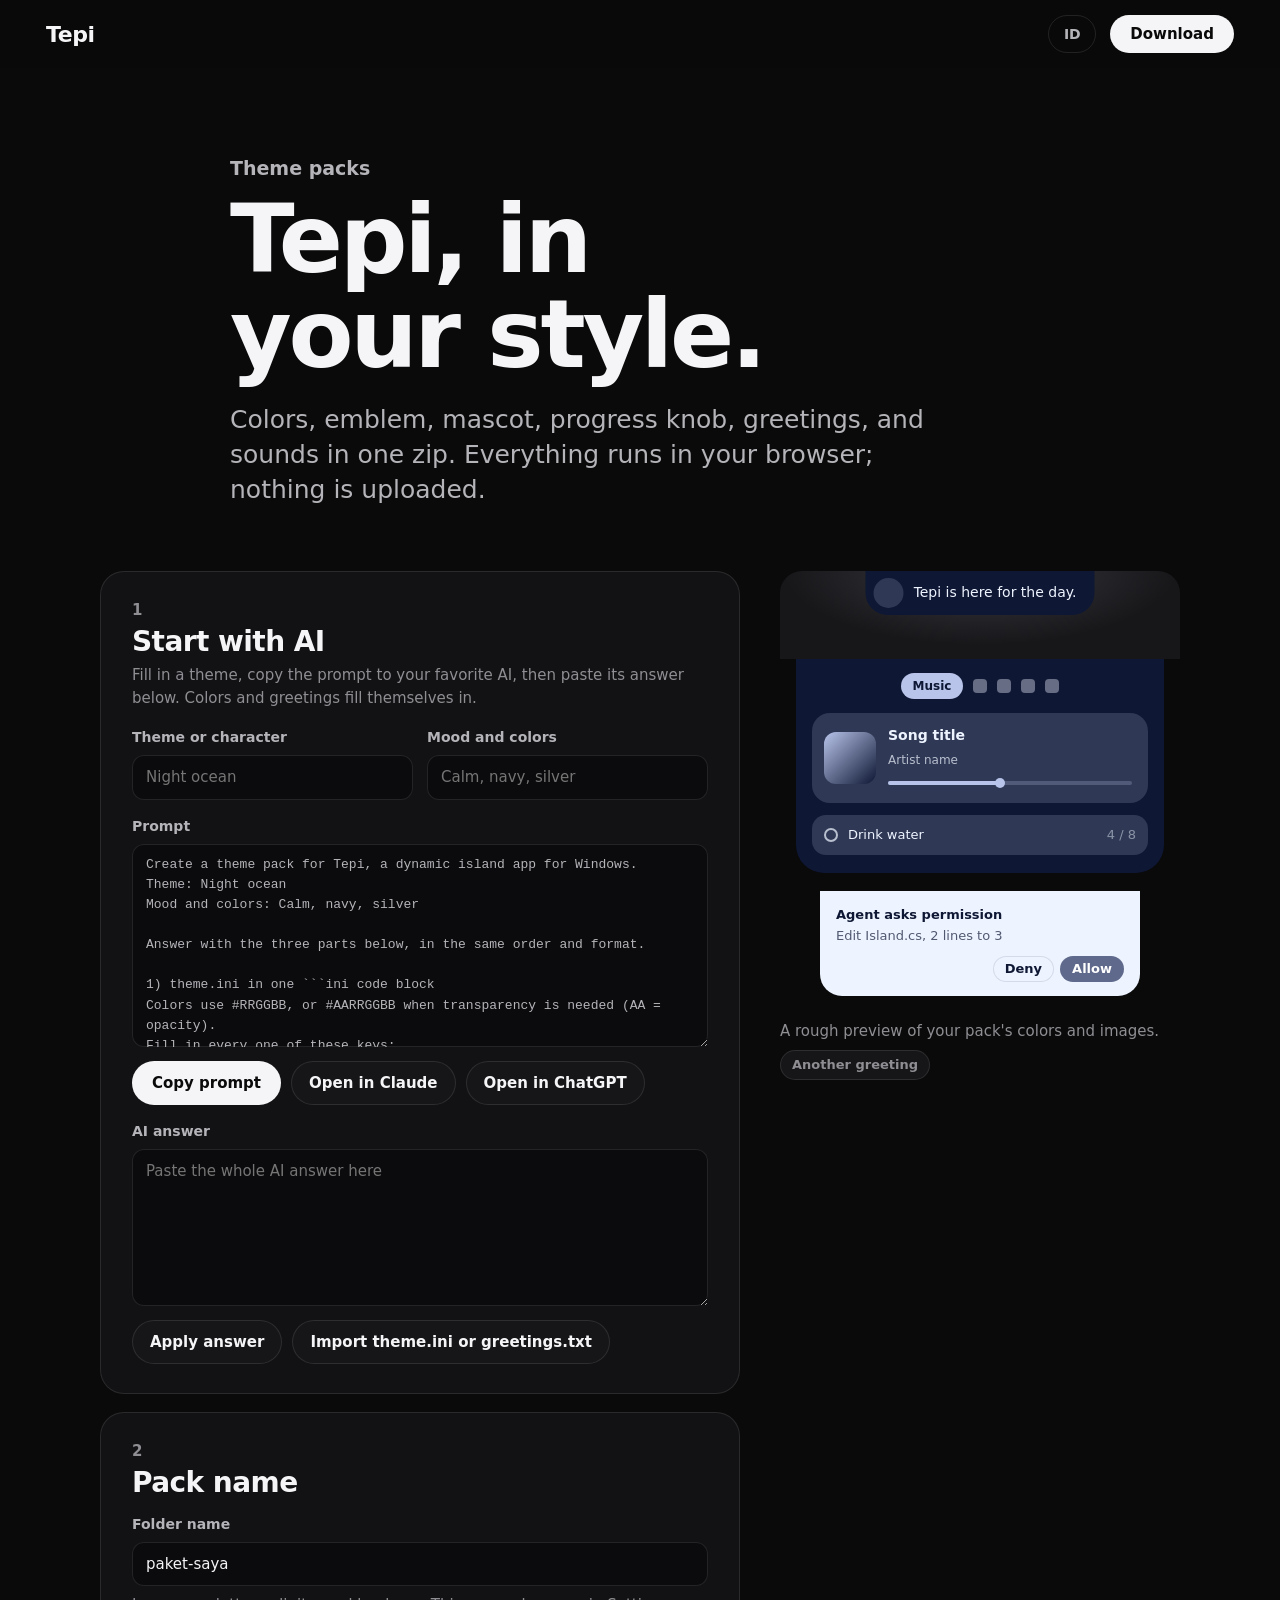
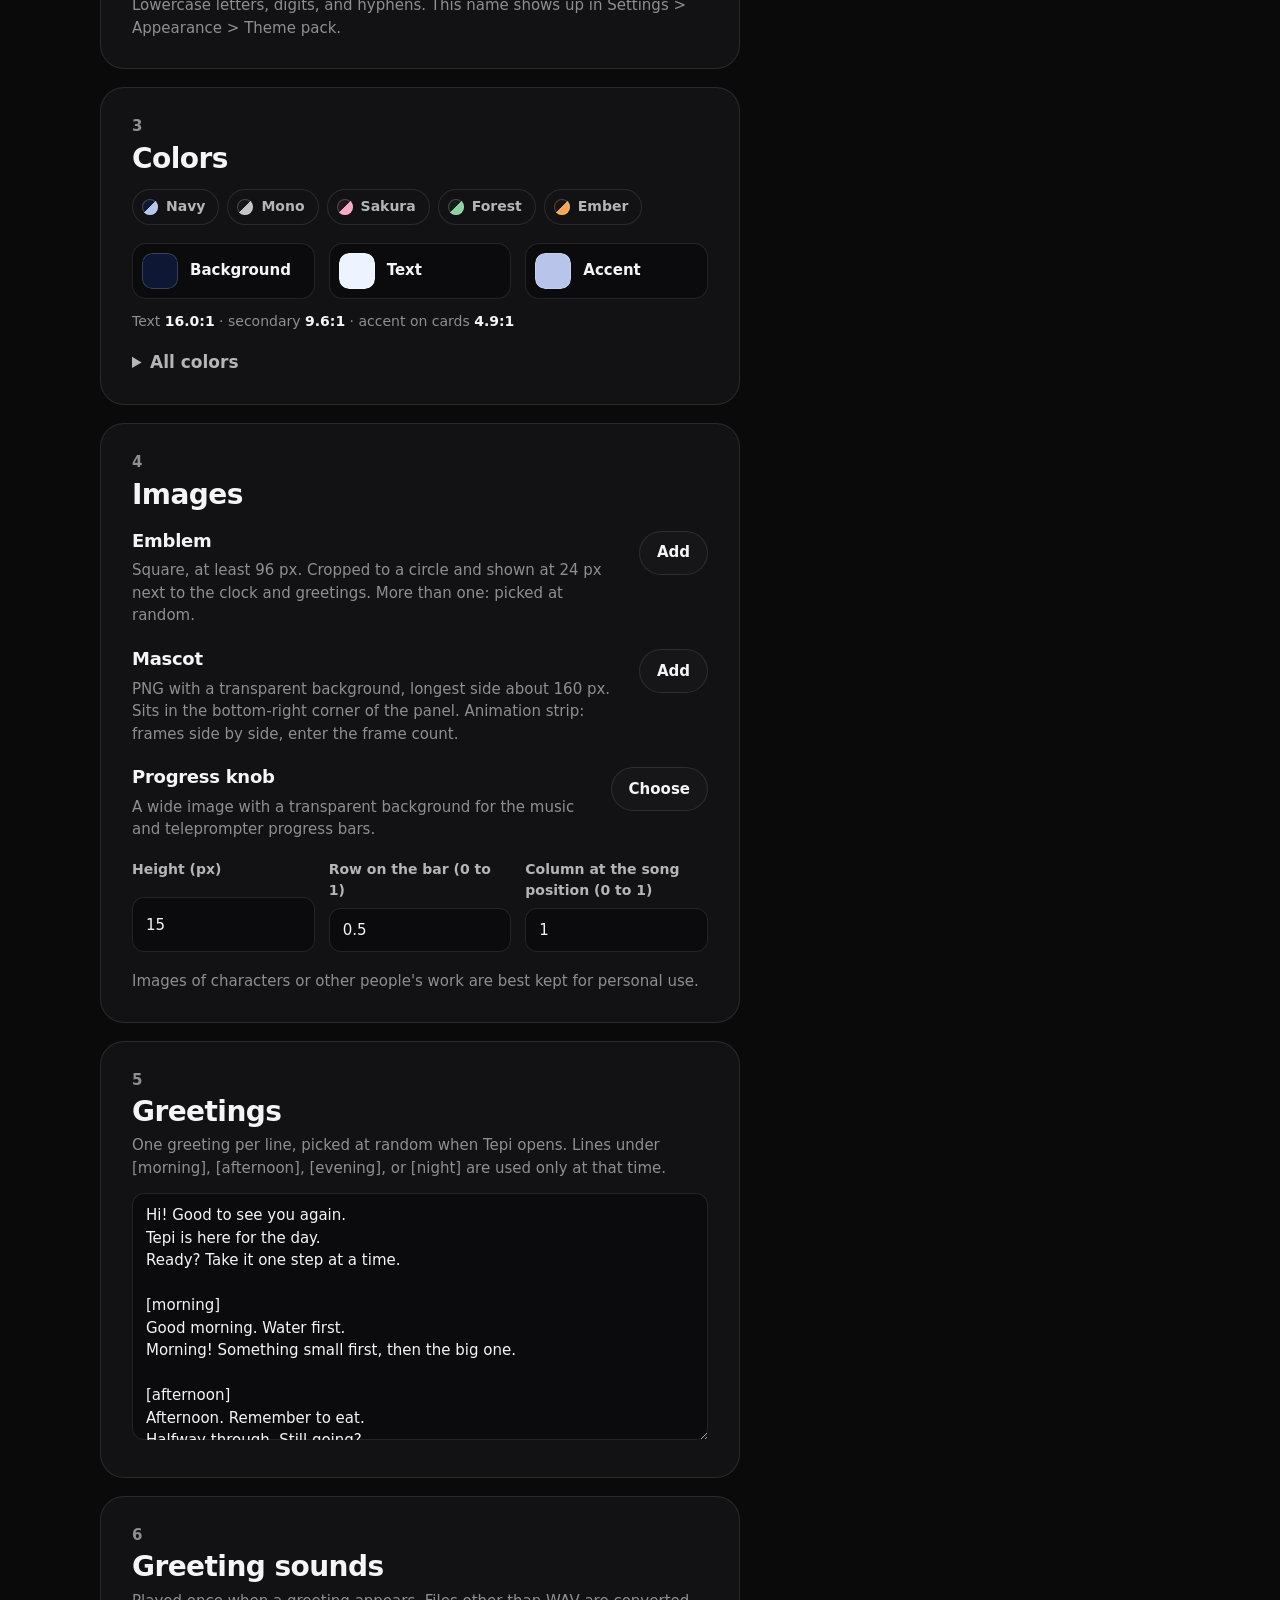
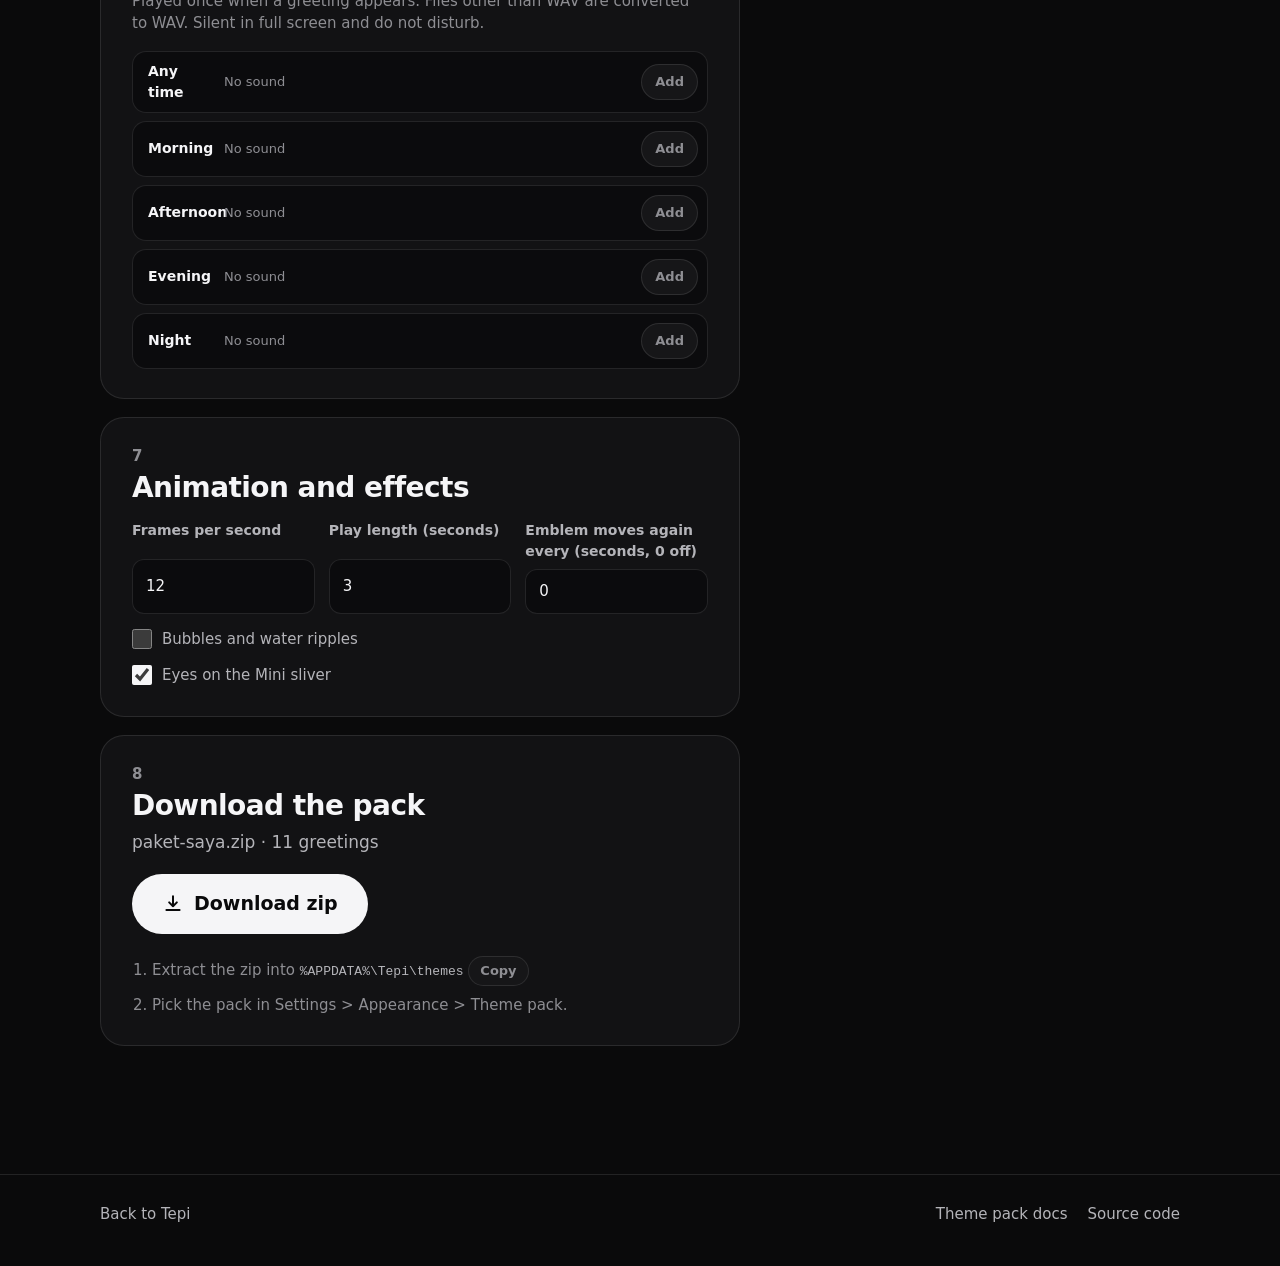
<file: pack/index.html>
<!doctype html>
<html lang="id">
<head>
<meta charset="utf-8">
<meta name="viewport" content="width=device-width, initial-scale=1">
<title>Paket tema Tepi</title>
<meta name="description" content="Buat paket tema Tepi: warna, lambang, maskot, pegangan bar, sapaan, dan suara dalam satu zip. Ada prompt untuk AI. Semua diproses di browser.">
<meta name="author" content="R. Revaldo Vabiansyah">
<link rel="canonical" href="https://odlaver.github.io/tepi/pack/">
<link rel="icon" type="image/png" href="../assets/img/favicon.png">
<meta name="theme-color" content="#0a0a0b">
<meta property="og:type" content="website">
<meta property="og:site_name" content="Tepi">
<meta property="og:title" content="Paket tema Tepi">
<meta property="og:description" content="Buat paket tema Tepi: warna, lambang, maskot, sapaan, dan suara dalam satu zip, langsung di browser.">
<meta property="og:url" content="https://odlaver.github.io/tepi/pack/">
<meta property="og:image" content="https://odlaver.github.io/tepi/assets/img/og-25.jpg">
<meta name="twitter:card" content="summary_large_image">
<link rel="stylesheet" href="../assets/css/style.css">
<link rel="stylesheet" href="../assets/css/pack.css">
</head>
<body class="pk-page">
<a class="skip" href="#export" data-i18n="pk.skip">Langsung ke unduhan</a>

<header class="nav scrolled">
  <a class="wordmark" href="../" aria-label="Tepi">Tepi</a>
  <div class="nav-end">
    <button class="lang" type="button" id="lang" aria-label="EN, switch to English">EN</button>
    <a class="btn btn-sm" data-goatcounter-click="unduh-pack" href="https://github.com/odlaver/tepi/releases/latest/download/Tepi.exe" data-i18n="nav.download">Unduh</a>
  </div>
</header>

<main id="top">
  <section class="wrap pk-hero">
    <p class="eyebrow" data-i18n="pk.eyebrow">Paket tema</p>
    <h1 data-i18n="pk.title">Tepi dengan gayamu.</h1>
    <p class="lead" data-i18n="pk.lead">Warna, lambang, maskot, pegangan bar, sapaan, dan suara dalam satu zip. Semua diproses di browser, tidak ada yang diunggah.</p>
  </section>

  <div class="wrap pk-grid">
    <div class="pk-form">

      <section class="pk-card" id="ai" aria-labelledby="ai-h">
        <p class="pk-step">1</p>
        <h2 id="ai-h" data-i18n="pk.ai.t">Mulai dari AI</h2>
        <p class="pk-note" data-i18n="pk.ai.d">Isi tema, salin prompt ke AI favoritmu, lalu tempel jawabannya di bawah. Warna dan sapaan terisi sendiri.</p>
        <div class="pk-fields two">
          <label class="pk-field"><span data-i18n="pk.ai.theme">Tema atau karakter</span><input type="text" id="ai-theme" maxlength="80" placeholder="Laut malam" data-i18n-ph="pk.ai.theme.ph"></label>
          <label class="pk-field"><span data-i18n="pk.ai.mood">Suasana dan warna</span><input type="text" id="ai-mood" maxlength="120" placeholder="Tenang, navy, perak" data-i18n-ph="pk.ai.mood.ph"></label>
        </div>
        <label class="pk-field"><span data-i18n="pk.ai.prompt">Prompt</span><textarea id="ai-prompt" rows="9" readonly></textarea></label>
        <div class="pk-actions">
          <button type="button" class="btn btn-md" id="ai-copy" data-i18n="pk.ai.copy">Salin prompt</button>
          <a class="pk-ghost" id="ai-claude" href="https://claude.ai/new" target="_blank" rel="noopener" data-i18n="pk.ai.claude">Buka di Claude</a>
          <a class="pk-ghost" id="ai-gpt" href="https://chatgpt.com/" target="_blank" rel="noopener" data-i18n="pk.ai.gpt">Buka di ChatGPT</a>
        </div>
        <label class="pk-field"><span data-i18n="pk.ai.paste">Jawaban AI</span><textarea id="ai-answer" rows="6" placeholder="Tempel seluruh jawaban AI di sini" data-i18n-ph="pk.ai.paste.ph"></textarea></label>
        <div class="pk-actions">
          <button type="button" class="pk-ghost" id="ai-apply" data-i18n="pk.ai.apply">Terapkan jawaban</button>
          <label class="pk-ghost pk-file"><span data-i18n="pk.ai.files">Impor theme.ini atau greetings.txt</span><input type="file" id="ai-files" accept=".ini,.txt,text/plain" multiple></label>
          <span class="pk-status" id="ai-status" aria-live="polite"></span>
        </div>
      </section>

      <section class="pk-card" aria-labelledby="name-h">
        <p class="pk-step">2</p>
        <h2 id="name-h" data-i18n="pk.name.t">Nama paket</h2>
        <label class="pk-field"><span data-i18n="pk.name.l">Nama folder</span><input type="text" id="pk-name" maxlength="40" value="paket-saya" spellcheck="false"></label>
        <p class="pk-note" data-i18n="pk.name.d">Huruf kecil, angka, dan tanda hubung. Nama ini yang muncul di Pengaturan > Tampilan > Paket tema.</p>
      </section>

      <section class="pk-card" aria-labelledby="col-h">
        <p class="pk-step">3</p>
        <h2 id="col-h" data-i18n="pk.col.t">Warna</h2>
        <div class="pk-presets" role="group" aria-label="Contoh palet" data-i18n-label="pk.col.presets">
          <button type="button" data-preset="navy">Navy</button>
          <button type="button" data-preset="mono" data-i18n="pk.preset.mono">Monokrom</button>
          <button type="button" data-preset="sakura">Sakura</button>
          <button type="button" data-preset="forest" data-i18n="pk.preset.forest">Hutan</button>
          <button type="button" data-preset="ember" data-i18n="pk.preset.ember">Bara</button>
        </div>
        <div class="pk-fields three">
          <label class="pk-color"><span data-i18n="pk.col.bg">Latar</span><input type="color" id="c-bg" value="#0e1734"></label>
          <label class="pk-color"><span data-i18n="pk.col.text">Teks</span><input type="color" id="c-text" value="#eef4ff"></label>
          <label class="pk-color"><span data-i18n="pk.col.accent">Aksen</span><input type="color" id="c-accent" value="#b8c4ea"></label>
        </div>
        <p class="pk-contrast" id="contrast" aria-live="polite"></p>
        <details class="pk-more">
          <summary data-i18n="pk.col.all">Semua warna</summary>
          <p class="pk-note" data-i18n="pk.col.all.d">Diturunkan dari tiga warna di atas. Ubah satu untuk menimpanya; format #RRGGBB atau #AARRGGBB.</p>
          <div class="pk-keys" id="keys"></div>
          <button type="button" class="pk-ghost" id="keys-reset" data-i18n="pk.col.reset">Kembalikan turunan</button>
        </details>
      </section>

      <section class="pk-card" aria-labelledby="img-h">
        <p class="pk-step">4</p>
        <h2 id="img-h" data-i18n="pk.img.t">Gambar</h2>
        <div class="pk-slot">
          <div><h3 data-i18n="pk.emb.t">Lambang</h3><p class="pk-note" data-i18n="pk.emb.d">Persegi, minimal 96 px. Dipotong bulat dan tampil 24 px di samping jam dan sapaan. Lebih dari satu: dipilih acak.</p></div>
          <label class="pk-ghost pk-file"><span data-i18n="pk.add">Tambah</span><input type="file" id="f-emblem" accept="image/*" multiple></label>
        </div>
        <ul class="pk-list" id="l-emblem"></ul>
        <div class="pk-slot">
          <div><h3 data-i18n="pk.mas.t">Maskot</h3><p class="pk-note" data-i18n="pk.mas.d">PNG berlatar transparan, sisi terpanjang sekitar 160 px. Duduk di pojok kanan bawah panel. Strip animasi: frame berjajar ke samping, isi jumlah frame-nya.</p></div>
          <label class="pk-ghost pk-file"><span data-i18n="pk.add">Tambah</span><input type="file" id="f-corner" accept="image/*" multiple></label>
        </div>
        <ul class="pk-list" id="l-corner"></ul>
        <div class="pk-slot">
          <div><h3 data-i18n="pk.knob.t">Pegangan bar</h3><p class="pk-note" data-i18n="pk.knob.d">Gambar melebar berlatar transparan untuk bar progres musik dan teleprompter.</p></div>
          <label class="pk-ghost pk-file"><span data-i18n="pk.pick">Pilih</span><input type="file" id="f-knob" accept="image/*"></label>
        </div>
        <ul class="pk-list" id="l-knob"></ul>
        <div class="pk-fields three" id="knob-opts" hidden>
          <label class="pk-field"><span data-i18n="pk.knob.h">Tinggi (px)</span><input type="number" id="o-kh" min="8" max="48" value="15"></label>
          <label class="pk-field"><span data-i18n="pk.knob.a">Baris yang menempel (0 sampai 1)</span><input type="number" id="o-ka" min="0" max="1" step="0.01" value="0.5"></label>
          <label class="pk-field"><span data-i18n="pk.knob.x">Kolom posisi lagu (0 sampai 1)</span><input type="number" id="o-kx" min="0" max="1" step="0.01" value="1"></label>
        </div>
        <p class="pk-note pk-legal" data-i18n="pk.img.legal">Gambar karakter atau karya orang lain sebaiknya untuk pemakaian pribadi.</p>
      </section>

      <section class="pk-card" aria-labelledby="gr-h">
        <p class="pk-step">5</p>
        <h2 id="gr-h" data-i18n="pk.gr.t">Sapaan</h2>
        <p class="pk-note" data-i18n="pk.gr.d">Satu sapaan per baris, dipilih acak saat Tepi dibuka. Baris di bawah [pagi], [siang], [sore], atau [malam] hanya dipakai pada waktunya.</p>
        <textarea id="greet" rows="10" aria-labelledby="gr-h"></textarea>
      </section>

      <section class="pk-card" aria-labelledby="vo-h">
        <p class="pk-step">6</p>
        <h2 id="vo-h" data-i18n="pk.vo.t">Suara sapaan</h2>
        <p class="pk-note" data-i18n="pk.vo.d">Diputar sekali saat sapaan muncul. Selain WAV diubah otomatis ke WAV. Tidak diputar saat layar penuh atau jangan ganggu.</p>
        <div class="pk-voices" id="voices"></div>
      </section>

      <section class="pk-card" aria-labelledby="fx-h">
        <p class="pk-step">7</p>
        <h2 id="fx-h" data-i18n="pk.fx.t">Animasi dan efek</h2>
        <div class="pk-fields three">
          <label class="pk-field"><span data-i18n="pk.fx.fps">Frame per detik</span><input type="number" id="o-fps" min="1" max="30" value="12"></label>
          <label class="pk-field"><span data-i18n="pk.fx.sec">Lama diputar (detik)</span><input type="number" id="o-sec" min="1" max="20" value="3"></label>
          <label class="pk-field"><span data-i18n="pk.fx.idle">Lambang bergerak lagi tiap (detik, 0 mati)</span><input type="number" id="o-idle" min="0" max="3600" value="0"></label>
        </div>
        <label class="pk-check"><input type="checkbox" id="o-water"><span data-i18n="pk.fx.water">Gelembung dan riak air</span></label>
        <label class="pk-check"><input type="checkbox" id="o-eyes" checked><span data-i18n="pk.fx.eyes">Mata di sliver Mini</span></label>
      </section>

      <section class="pk-card pk-export" id="export" aria-labelledby="ex-h">
        <p class="pk-step">8</p>
        <h2 id="ex-h" data-i18n="pk.ex.t">Unduh paket</h2>
        <p class="pk-sum" id="summary" aria-live="polite"></p>
        <button type="button" class="btn btn-lg" id="build"><svg class="ico" viewBox="0 0 20 20" aria-hidden="true"><path d="M10 3v9m0 0-3.5-3.5M10 12l3.5-3.5M4 15.5h12" fill="none" stroke="currentColor" stroke-width="1.8" stroke-linecap="round" stroke-linejoin="round"/></svg><span data-i18n="pk.ex.btn">Unduh zip</span></button>
        <ol class="pk-how">
          <li><span data-i18n="pk.ex.s1">Ekstrak zip ke folder</span> <code>%APPDATA%\Tepi\themes</code> <button type="button" class="pk-mini" id="copy-path" data-i18n="pk.copy">Salin</button></li>
          <li data-i18n="pk.ex.s2">Pilih paketnya di Pengaturan > Tampilan > Paket tema.</li>
        </ol>
      </section>
    </div>

    <aside class="pk-preview" aria-label="Perkiraan tampilan" data-i18n-label="pk.pv.label">
      <div class="pv" id="pv">
        <div class="pv-screen">
          <div class="pv-pill"><span class="pv-emb" id="pv-emb"></span><span class="pv-greet" id="pv-greet">Halo</span></div>
        </div>
        <div class="pv-panel">
          <div class="pv-tabs"><span class="on" data-i18n="pk.pv.music">Musik</span><i></i><i></i><i></i><i></i></div>
          <div class="pv-card">
            <div class="pv-art"></div>
            <div class="pv-meta"><b data-i18n="pk.pv.song">Judul lagu</b><span data-i18n="pk.pv.artist">Nama artis</span></div>
            <div class="pv-track"><i class="pv-prog"></i><span class="pv-head" id="pv-head"></span></div>
          </div>
          <div class="pv-row"><span class="pv-ring"></span><span data-i18n="pk.pv.row">Minum air</span><em>4 / 8</em></div>
          <div class="pv-mascot" id="pv-mascot"></div>
        </div>
        <div class="pv-light">
          <b data-i18n="pk.pv.ask">Agent minta izin</b>
          <span data-i18n="pk.pv.askd">Edit Island.cs, 2 baris jadi 3</span>
          <div class="pv-btns"><i data-i18n="pk.pv.deny">Tolak</i><i class="on" data-i18n="pk.pv.allow">Izinkan</i></div>
        </div>
      </div>
      <p class="pk-note pv-cap"><span data-i18n="pk.pv.cap">Perkiraan tampilan dari warna dan gambar paketmu.</span> <button type="button" class="pk-mini" id="pv-next" data-i18n="pk.pv.next">Sapaan lain</button></p>
    </aside>
  </div>
</main>

<footer class="foot">
  <div class="wrap">
    <span><a href="../" data-i18n="pk.back">Kembali ke Tepi</a></span>
    <nav aria-label="Proyek Tepi" data-i18n-label="foot.project">
      <a href="https://github.com/odlaver/tepi#paket-tema" data-i18n="pk.docs">Dokumentasi paket tema</a>
      <a href="https://github.com/odlaver/tepi" data-i18n="foot.src">Kode sumber</a>
    </nav>
  </div>
</footer>

<script src="../assets/js/pack.js" defer></script>
<script data-goatcounter="https://tepi.goatcounter.com/count" async src="//gc.zgo.at/count.js"></script>
</body>
</html>
</file>
<file: assets/css/style.css>
@property --it { syntax: "<color>"; inherits: true; initial-value: #48484e; }
@property --ib { syntax: "<color>"; inherits: true; initial-value: #343439; }

:root {
  --bg: #0a0a0b;
  --raise: #161618;
  --stage: #0f0f11;
  --text: #f5f5f7;
  --sub: #b4b4b9;
  --faint: #8e8e93;
  --line: rgba(255, 255, 255, 0.1);
  --cta: #f5f5f7;
  --on-cta: #0a0a0b;
  --display: "Segoe UI Variable Display", "Segoe UI", system-ui, -apple-system, sans-serif;
  --body: "Segoe UI Variable Text", "Segoe UI", system-ui, -apple-system, sans-serif;
  --mono: ui-monospace, "Cascadia Mono", Consolas, monospace;
  --gutter: clamp(16px, 4vw, 40px);
  --grow: cubic-bezier(0.34, 1.36, 0.64, 1);
  --settle: cubic-bezier(0.2, 0.8, 0.2, 1);
  --bounce: cubic-bezier(0.34, 1.56, 0.64, 1);
  --ease-out: cubic-bezier(0.2, 0.8, 0.2, 1);
  --ease-in: cubic-bezier(0.4, 0, 1, 1);
}

/* Spring curves where linear() exists */
@supports (transition-timing-function: linear(0, 1)) {
  :root {
    --grow: linear(0, 0.046, 0.16, 0.303, 0.454, 0.602, 0.729, 0.833, 0.918, 0.977, 1.018, 1.044, 1.056, 1.059, 1.056, 1.049, 1.041, 1.032, 1.023, 1.016, 1.01, 1.005, 1.001, 0.999, 0.997, 0.997, 0.998, 1);
    --settle: linear(0, 0.1, 0.282, 0.462, 0.611, 0.726, 0.809, 0.868, 0.91, 0.939, 0.958, 0.972, 0.981, 0.987, 0.991, 0.994, 0.996, 0.997, 1);
    --bounce: linear(0, 0.083, 0.277, 0.514, 0.743, 0.933, 1.068, 1.146, 1.175, 1.168, 1.138, 1.097, 1.055, 1.02, 0.993, 0.977, 0.97, 0.97, 0.974, 0.981, 0.988, 0.995, 1, 1.003, 1.005, 1.005, 1.004, 1.002, 1);
  }
}

* { box-sizing: border-box; margin: 0; padding: 0; }
html { background: var(--bg); color-scheme: dark; scroll-behavior: smooth; -webkit-text-size-adjust: 100%; overflow-x: clip; }
body {
  background: var(--bg); color: var(--text); font-family: var(--body); font-size: 17px; line-height: 1.5;
  -webkit-font-smoothing: antialiased; overflow-x: clip;
}
img, video { display: block; max-width: 100%; height: auto; }
a { color: inherit; }
ul, ol { list-style: none; }
button { font: inherit; color: inherit; cursor: pointer; background: none; border: 0; }
:focus-visible { outline: 2px solid var(--text); outline-offset: 3px; border-radius: 8px; }

.skip {
  position: fixed; left: 16px; top: -60px; z-index: 100; padding: 10px 16px; border-radius: 999px;
  background: var(--cta); color: var(--on-cta); text-decoration: none; font-weight: 600;
}
.skip:focus { top: 12px; }
.sr { position: absolute; width: 1px; height: 1px; margin: -1px; padding: 0; overflow: hidden; clip: rect(0 0 0 0); white-space: nowrap; border: 0; }

.wrap { width: 100%; max-width: calc(1080px + 2 * var(--gutter)); margin-inline: auto; padding-inline: var(--gutter); }

/* Nav split around the island */
.nav {
  position: fixed; inset: 0 0 auto; z-index: 50; height: 68px; padding-inline: clamp(20px, 3.6vw, 56px);
  display: flex; align-items: center; justify-content: space-between;
  transition: background-color 0.3s ease, transform 0.26s var(--ease-in);
}
.nav.scrolled { background: rgba(10, 10, 11, 0.72); -webkit-backdrop-filter: saturate(1.6) blur(18px); backdrop-filter: saturate(1.6) blur(18px); }
.wordmark { font-family: var(--display); font-weight: 600; font-size: 22px; letter-spacing: -0.02em; text-decoration: none; }
.nav-end { display: flex; align-items: center; gap: 14px; }
.lang {
  min-width: 48px; height: 38px; padding: 0 12px; border-radius: 999px; border: 1px solid var(--line);
  font-size: 14px; font-weight: 600; color: var(--sub); transition: color 0.12s ease, border-color 0.12s ease;
}

.btn {
  display: inline-flex; align-items: center; justify-content: center; gap: 10px; border-radius: 999px;
  background: var(--cta); color: var(--on-cta); font-weight: 600; text-decoration: none;
  transition: transform 0.2s var(--grow), background-color 0.12s ease;
}
.btn:active, .btn-ghost:active, .lang:active, .seg button:active, .acts button:active, .moods button:active, .tabs button:active, .ap-row button:active, .pp:active { transform: scale(0.97); }
.btn:focus-visible { outline: none; box-shadow: 0 0 0 2px var(--bg), 0 0 0 4px var(--text); }
.btn-sm { height: 38px; padding: 0 20px; font-size: 15px; }
.btn-lg { height: 60px; padding: 0 30px; font-size: 19px; }
.btn-lg .ico { width: 22px; height: 22px; }

/* Island: shell, bubble, views, eyes */
.isle {
  position: fixed; top: 0; left: 50%; z-index: 60; width: 0; height: 0; pointer-events: none;
  transform: scale(var(--fit, 1)); transform-origin: 0 0; transition: transform 0.5s var(--settle);
  --md: 0.5s; --me: var(--grow); --w: 40px; --h: 14px; --r: 5.5px; --s: 1px;
}
.isle.settle { --md: 0.55s; --me: var(--settle); }
.isle.inline { position: absolute; z-index: 1; }
.isle-shell {
  position: absolute; z-index: 1; top: 0; left: 0; width: var(--w); height: var(--h); transform: translateX(-50%);
  border-radius: 0 0 var(--r) var(--r); background: linear-gradient(var(--it), var(--ib));
  box-shadow: inset 0 -1px 0 rgba(255, 255, 255, 0.14), inset 0 1px 0 rgba(255, 255, 255, 0.05), 0 14px 34px -10px rgba(0, 0, 0, 0.6);
  transition: width var(--md) var(--me), height var(--md) var(--me), border-radius var(--md) var(--me), --it 0.38s ease, --ib 0.38s ease;
}
.isle-shell::before, .isle-shell::after { content: ""; position: absolute; top: 0; width: var(--s); height: var(--s); }
.isle-shell::before { left: calc(-1 * var(--s)); background: radial-gradient(circle at 0 100%, transparent var(--s), var(--it) calc(var(--s) + 0.5px)); }
.isle-shell::after { right: calc(-1 * var(--s)); background: radial-gradient(circle at 100% 100%, transparent var(--s), var(--it) calc(var(--s) + 0.5px)); }
.isle-bub {
  position: absolute; z-index: 0; top: 0; left: 0; width: 34px; height: 34px; border-radius: 50%;
  background: linear-gradient(var(--it), var(--ib)); opacity: 0; transform: translateX(var(--from, -40px)) scale(0.55);
  transition: transform 0.16s var(--ease-in), opacity 0.16s linear;
}
.isle-bub.on { opacity: 1; transform: none; transition: transform 0.57s var(--bounce) 0.1s, opacity 0.1s linear 0.1s; }
/* Content never leaves the morphing shell */
.isle-clip {
  position: absolute; z-index: 2; top: 0; left: 0; width: var(--w); height: var(--h); transform: translateX(-50%);
  border-radius: 0 0 var(--r) var(--r);
  transition: width var(--md) var(--me), height var(--md) var(--me), border-radius var(--md) var(--me);
}
.isle.clip .isle-clip { overflow: hidden; }
.isle .v { position: absolute; z-index: 2; top: 0; left: 0; opacity: 0; transform-origin: 50% 0; }
.isle .v img { position: absolute; top: 0; left: 0; width: 100%; height: auto; max-width: none; }
.isle .v .vb { position: relative; }
.isle .v:not(.tabbed) .vs { display: none; }
.isle .v.tabbed .vs { clip-path: inset(0 0 calc(100% - 48px) 0); }
.isle .v.tabbed .vb { clip-path: inset(48px 0 0 0); transition: clip-path 0.22s var(--ease-out); }
.isle .v.pre { opacity: 0; transform: scale(0.97); }
.isle .v.in { opacity: 1; transform: none; transition: opacity 0.24s var(--ease-out), transform 0.34s var(--ease-out); }
.isle .v.out { opacity: 0; transform: scale(0.94); transition: opacity 0.12s var(--ease-in), transform 0.14s var(--ease-in); }
.isle .v.tab-out, .isle .v.tab-pre, .isle .v.tab-in { opacity: 1; transform: none; }
.isle .v.tab-out .vs { opacity: 0; transition: opacity 0.18s linear 0.06s; }
.isle .v.tab-out .vb { opacity: 0; transform: translateX(calc(var(--dir) * -18px)); transition: opacity 0.07s linear, transform 0.12s var(--ease-in); }
.isle .v.tab-pre .vs { opacity: 0; }
.isle .v.tab-pre .vb { opacity: 0; transform: translateX(calc(var(--dir) * 28px)); }
.isle .v.tab-in .vs { opacity: 1; transition: opacity 0.12s linear; }
.isle .v.tab-in .vb { opacity: 1; transform: none; transition: opacity 0.2s var(--ease-out), transform 0.36s var(--settle); }
.isle-hit { position: absolute; z-index: 5; top: 0; left: 0; transform: translateX(-50%); pointer-events: none; }
.isle-eyes { position: absolute; z-index: 3; top: 0; left: -20px; width: 40px; height: 14px; overflow: visible; opacity: 0; transition: opacity 0.08s linear; }
.isle.is-mini .isle-eyes { opacity: 1; transition: opacity 0.18s linear 0.24s; }
.isle-eyes .e { display: none; fill: #f5f5f7; }
.isle-eyes .happy { fill: none; stroke: #f5f5f7; stroke-width: 1.5; stroke-linecap: round; }
.isle-eyes[data-mood="rest"] .rest, .isle-eyes[data-mood="wide"] .wide, .isle-eyes[data-mood="happy"] .happy,
.isle-eyes[data-mood="sleepy"] .sleepy, .isle-eyes[data-mood="shut"] .shut { display: inline; }
.isle-eyes .lids { transform-box: fill-box; transform-origin: center; }
.isle-eyes .lids.blink { animation: blink 0.21s linear; }
@keyframes blink { 0% { transform: none; } 33%, 57% { transform: scaleY(0.12); } 100% { transform: none; } }

/* Stages: renders hang from a lit edge */
.stage { position: relative; background: var(--stage); border-radius: 0 0 28px 28px; overflow: hidden; isolation: isolate; }
.stage::before {
  content: ""; position: absolute; z-index: 3; inset: 0 0 auto; height: 1px;
  background: linear-gradient(90deg, transparent, rgba(255, 255, 255, 0.16) 22%, rgba(255, 255, 255, 0.3) 50%, rgba(255, 255, 255, 0.16) 78%, transparent);
}
.stage::after {
  content: ""; position: absolute; z-index: 0; inset: 0; pointer-events: none;
  background: radial-gradient(60% 85% at 50% 0, rgba(255, 255, 255, 0.065), transparent 70%);
}
.stage > img { position: relative; z-index: 1; margin-inline: auto; }
.stage .isle.inline { left: 50%; }

h1, h2, h3 { font-family: var(--display); font-weight: 600; }
h1 { font-size: clamp(46px, 7.4vw, 96px); line-height: 1; letter-spacing: -0.035em; text-wrap: balance; }
h2 { font-size: clamp(36px, 5.8vw, 72px); line-height: 1.04; letter-spacing: -0.03em; text-wrap: balance; }
h3 { font-size: clamp(22px, 2.3vw, 27px); line-height: 1.15; letter-spacing: -0.015em; }
.eyebrow { font-size: 19px; font-weight: 600; color: var(--sub); margin-bottom: 10px; }
.body { margin-top: 18px; font-size: clamp(18px, 1.75vw, 21px); color: var(--sub); max-width: 64ch; text-wrap: pretty; }
.link { color: var(--sub); text-underline-offset: 3px; transition: color 0.12s ease; }

/* Hero */
/* One screen tall; the panel takes what is left */
.hero {
  position: relative; display: flex; flex-direction: column; justify-content: center; height: 100svh; min-height: 520px;
  padding-top: clamp(72px, 10svh, 150px); padding-bottom: clamp(14px, 2.6svh, 28px); text-align: center;
}
.hero::before {
  content: ""; position: absolute; inset: 0 0 auto; height: 620px; pointer-events: none; z-index: -1;
  background: radial-gradient(42% 60% at 50% 0, rgba(255, 255, 255, 0.075), transparent 72%);
}
.kicker { font-size: 17px; font-weight: 600; color: var(--sub); letter-spacing: -0.005em; margin-bottom: clamp(8px, 1.8svh, 16px); }
.hero h1 { max-width: 920px; margin-inline: auto; font-size: clamp(34px, min(7.4vw, 8svh), 96px); }
.lead { margin: clamp(10px, 2.4svh, 22px) auto 0; max-width: 34ch; font-size: clamp(17px, min(2.1vw, 2.8svh), 25px); line-height: 1.4; color: var(--sub); text-wrap: pretty; }
.cta { margin-top: clamp(14px, 3svh, 36px); display: flex; flex-direction: column; align-items: center; gap: clamp(8px, 1.5svh, 14px); }
.meta { font-size: 15px; color: var(--faint); font-variant-numeric: tabular-nums; }
.meta .js-dl-win, .meta .js-dl-apk, .meta [data-i18n="meta.os"], .meta .link { white-space: nowrap; }
/* Windows first, Android beside it */
.cta-row { display: flex; flex-wrap: wrap; justify-content: center; gap: 12px; }
.btn-alt { background: transparent; color: var(--text); box-shadow: inset 0 0 0 1px rgba(255, 255, 255, 0.22); }
.btn-alt .ico { opacity: 0.9; }
.ver-tail { font-size: 0.62em; letter-spacing: 0.01em; }
.platform { max-width: 420px; font-size: 15px; color: var(--sub); }
.hero-fig { flex: 1 1 0; min-height: 0; max-height: calc(440px + clamp(12px, 3svh, 64px) * 1.5 + 104px); display: flex; flex-direction: column; margin-top: clamp(16px, 3.5svh, 72px); }
/* Panel width from the height left over */
.stage-fit {
  flex: 1 1 0; min-height: 0; container-type: size; --pad: clamp(12px, 3svh, 64px);
  display: flex; flex-direction: column; justify-content: center;
  /* Panel plus the dock under it: 0.63 + 0.12 of the panel width */
  --pw: min(92cqw, 584px, calc((100cqh - var(--pad) * 1.5 - 8px) / 0.751));
}
.stage-hero { width: min(100%, calc(var(--pw) * 1.85)); margin-inline: auto; padding-bottom: var(--pad); }
.stage-hero img { width: var(--pw); height: auto; }
/* Screen read top to bottom: island panel, then the Dock */
/* Same scale as the panel, so the pair always fits the height */
.stage-hero .hero-dock { width: calc(var(--pw) * 1.75); max-width: none; position: relative; left: 50%; transform: translateX(-50%); margin: calc(var(--pad) * 0.5 + 8px) 0 0; }
.hero .lead { max-width: 58ch; }
/* Too short for a readable picture: copy and caption only */
@container (max-height: 150px) { .stage-hero { display: none; } }
.hero .cap { flex: none; margin-top: clamp(10px, 2svh, 22px); max-width: 80ch; }
.cap { margin: 22px auto 0; max-width: 62ch; font-size: 16px; color: var(--faint); text-wrap: pretty; }

.sec { padding-top: clamp(104px, 13vw, 168px); }
.head { margin-bottom: clamp(36px, 4.5vw, 56px); }

/* Live activity: one island, seven moments */
.live { display: grid; gap: 28px; }
.stage-live { height: calc(116px + 84px * var(--fit, 1)); }
.acts-side { display: flex; flex-direction: column; justify-content: center; gap: 18px; }
/* Wraps like a sentence, not a tall column */
.acts { display: flex; flex-wrap: wrap; gap: 0 22px; }
.acts button {
  position: relative; min-height: 44px; padding: 10px 0 12px; text-align: left; white-space: nowrap;
  font-size: 16px; color: var(--faint); transition: color 0.12s ease;
}
.acts button[aria-pressed="true"] { color: var(--text); }
.acts button i { position: absolute; left: 0; right: 0; bottom: 4px; height: 1px; background: var(--line); overflow: hidden; }
.acts button i::after {
  content: ""; position: absolute; inset: 0; background: var(--text); transform: scaleX(0); transform-origin: 0 50%;
}
.acts button[aria-pressed="true"] i::after { transform: scaleX(1); }
.acts button.run i::after { transform: scaleX(0); animation: fill var(--dwell, 2.8s) linear forwards; }
@keyframes fill { to { transform: scaleX(1); } }
.pp {
  align-self: flex-start; display: inline-flex; align-items: center; gap: 8px; height: 36px; padding: 0 14px 0 12px;
  border-radius: 999px; border: 1px solid var(--line); background: var(--raise); font-size: 14px; font-weight: 600; color: var(--sub);
}
.pp svg { width: 12px; height: 12px; fill: none; stroke: currentColor; stroke-width: 1.6; stroke-linecap: round; stroke-linejoin: round; }
.pp .i-play { display: none; fill: currentColor; stroke: none; }
.pp[data-paused="true"] .i-play { display: inline; }
.pp[data-paused="true"] .i-pause { display: none; }

/* Panel scene: scroll switches tabs */
.scene { position: relative; margin-top: clamp(104px, 13vw, 168px); }
.scene.pinned { height: calc(100svh + var(--n, 8) * var(--step, 42svh)); }
.scene-pin { position: relative; }
.scene.pinned .scene-pin {
  position: sticky; top: 0; height: 100svh; display: flex; flex-direction: column; justify-content: flex-end;
  padding-bottom: clamp(28px, 7svh, 72px);
}
.scene-copy .body { max-width: 52ch; }
.now { margin-top: 26px; display: flex; flex-wrap: wrap; align-items: baseline; gap: 4px 14px; min-height: 30px; }
.now b { font-family: var(--display); font-size: 21px; font-weight: 600; }
.now span { color: var(--faint); }
.tabs { margin-top: 18px; display: flex; flex-wrap: wrap; gap: 6px; }
.tabs button {
  height: 34px; padding: 0 14px; border-radius: 999px; font-size: 15px; font-weight: 600; color: var(--faint);
  border: 1px solid var(--line); transition: color 0.12s ease, background-color 0.2s ease, border-color 0.2s ease;
}
.tabs button[aria-selected="true"] { background: var(--text); border-color: var(--text); color: var(--on-cta); }
.scene:not(.pinned) .scene-copy { padding-bottom: 12px; }

/* Tepi Android: the phones carry the section */
.droid-head { text-align: center; display: flex; flex-direction: column; align-items: center; }
.droid-head .body { margin-inline: auto; max-width: 46ch; }
.droid-cta { margin-top: 26px; display: flex; flex-wrap: wrap; justify-content: center; align-items: center; gap: 10px 18px; }
.droid-cta .btn .ico { width: 18px; height: 18px; }
.droid-shots { margin-top: clamp(36px, 5vw, 64px); display: grid; grid-template-columns: repeat(3, 1fr); gap: clamp(10px, 2.4vw, 32px); max-width: 1080px; }
.droid-shots figure { margin: 0; }
/* Top of the phone only: island big, wallpaper out */
.droid-shots .phone { aspect-ratio: 9 / 10; overflow: hidden; border-radius: clamp(18px, 3vw, 40px) clamp(18px, 3vw, 40px) 0 0; padding: clamp(4px, 0.6vw, 8px) clamp(4px, 0.6vw, 8px) 0; background: #2a2a2e;
  -webkit-mask-image: linear-gradient(180deg, #000 70%, transparent); mask-image: linear-gradient(180deg, #000 70%, transparent); }
.droid-shots img { display: block; width: 100%; height: auto; border-radius: clamp(14px, 2.4vw, 32px) clamp(14px, 2.4vw, 32px) 0 0; }
.droid-shots figcaption { margin-top: 10px; text-align: center; font-size: 15px; color: var(--sub); }
/* Dock: the mirror of a stage, lit from below */
.stage-dock { border-radius: 28px 28px 0 0; padding: clamp(40px, 6vw, 72px) clamp(10px, 2vw, 24px) clamp(10px, 1.2vw, 14px); }
.stage-dock::before { inset: auto 0 0; }
.stage-dock::after { background: radial-gradient(60% 85% at 50% 100%, rgba(255, 255, 255, 0.065), transparent 70%); }
.stage-dock img { display: block; width: min(100%, 1059px); height: auto; }
/* Narrow screens: the apps stay legible, the ends fade off */
@media (max-width: 719px) {
  .stage-dock img { width: 720px; max-width: none; left: 50%; transform: translateX(-50%); margin: 0;
    -webkit-mask-image: linear-gradient(90deg, transparent, #000 14%, #000 86%, transparent); mask-image: linear-gradient(90deg, transparent, #000 14%, #000 86%, transparent); }
}
.droid-facts { margin-top: clamp(28px, 4vw, 48px); display: flex; flex-wrap: wrap; justify-content: center; gap: 10px; }
.droid-facts li { padding: 10px 16px; border-radius: 999px; border: 1px solid var(--line); font-size: 15px; color: var(--sub); }

/* Placement: three small screens */
.places { display: grid; grid-template-columns: repeat(3, 1fr); gap: clamp(10px, 2vw, 24px); }
.places img { width: 100%; height: auto; }
.places span { display: block; margin-top: 12px; text-align: center; font-size: 15px; color: var(--sub); }
.mini-row { margin-top: clamp(64px, 8vw, 104px); }
.mini-row h3 { font-size: clamp(26px, 3vw, 36px); }

/* Dock cards stand on one baseline, as they do above the bar */
.dock-swap { margin-top: clamp(64px, 8vw, 104px); }
.dock-swap h3 { font-size: clamp(26px, 3vw, 36px); }
.cards { margin-top: clamp(32px, 4vw, 48px); display: grid; gap: 40px 24px; align-items: end; }
.cards figure { margin: 0; }
.cards img { width: 100%; height: auto; margin-inline: auto; }
.cards figure:nth-child(n+2) img { max-width: 360px; }
.cards figcaption { margin-top: 18px; }
.cards figcaption b { display: block; font-family: var(--display); font-size: 21px; font-weight: 600; }
.cards figcaption span { display: block; margin-top: 4px; color: var(--faint); }
kbd { display: inline-block; margin-top: 10px; padding: 3px 10px; border-radius: 8px; border: 1px solid var(--line); background: var(--raise); font-family: var(--body); font-size: 13px; font-weight: 600; color: var(--sub); }

/* Voice: the tab, then what each part does */
.stage-talk { padding-bottom: 28px; }
.talk-list { margin-top: clamp(36px, 4.5vw, 56px); display: grid; gap: 0 32px; }
.feat.talk-list li, .feat.talk-list li:first-child { padding-block: 20px 4px; border-top: 1px solid var(--line); }
.stage-talk img { width: min(94%, 588px); }

/* Feature lists, one column */
.feat li { padding-block: 16px; border-top: 1px solid var(--line); }
.feat li:first-child { border-top: 0; padding-top: 0; }
.feat b { display: block; font-family: var(--display); font-size: 19px; font-weight: 600; }
.feat li > span { display: block; margin-top: 4px; color: var(--faint); }
.groups { display: grid; gap: 48px 56px; }
.group h3 { font-size: clamp(22px, 2.3vw, 27px); padding-bottom: 14px; margin-bottom: 16px; border-bottom: 1px solid rgba(255, 255, 255, 0.22); }

/* Mini, up close */
.split { display: grid; gap: 40px; align-items: center; }
.stage-mini { height: calc(78px * var(--mag, 4) / 4 + 132px); }
.mag { position: absolute; z-index: 1; top: 0; left: 50%; width: 0; transform: scale(var(--mag, 4)); transform-origin: 0 0; }
.mag .isle.inline { left: 0; }
.moods { margin-top: 18px; display: flex; flex-wrap: wrap; gap: 8px; }
.moods button {
  min-height: 40px; padding: 0 16px; border-radius: 999px; border: 1px solid var(--line); font-size: 15px; color: var(--sub);
  transition: color 0.12s ease, background-color 0.2s ease, border-color 0.2s ease;
}
.moods button.on { background: var(--text); border-color: var(--text); color: var(--on-cta); }

/* Agents */
.agent { display: grid; gap: 40px 28px; }
.agent > figure { margin: 0; }
.stage-ap { height: calc(72px + 255px * var(--fit, 1)); }
.ap-hit { position: absolute; z-index: 4; top: 0; left: 50%; width: 547.5px; height: 254.5px; transform: translateX(-50%) scale(var(--fit, 1)); transform-origin: 50% 0; }
.stage-ap.answered .ap-hit { visibility: hidden; }
.ap-note {
  position: absolute; z-index: 4; left: 0; right: 0; bottom: 14px; min-height: 30px; padding-inline: 16px;
  display: flex; flex-wrap: wrap; align-items: center; justify-content: center; gap: 8px 12px; font-size: 15px; color: var(--text); text-align: center;
}
.ap-hit button { position: absolute; top: 75%; height: 13%; border-radius: 999px; }
.ap-hit button:nth-child(1) { left: 38.9%; width: 15.5%; }
.ap-hit button:nth-child(2) { left: 55.7%; width: 17%; }
.ap-hit button:nth-child(3) { left: 74.1%; width: 20.4%; }
.ap-hit button:focus-visible { outline: 2px solid #0a0a0b; outline-offset: 2px; }
.ap-hit button[aria-disabled="true"] { cursor: default; }
.ap-row { display: none; margin-top: 14px; gap: 8px; justify-content: center; }
.ap-row button { min-height: 44px; padding: 0 18px; border-radius: 999px; border: 1px solid var(--line); font-weight: 600; font-size: 15px; }
.ap-row button.solid { background: var(--text); color: var(--on-cta); border-color: var(--text); }
.ap-row button[aria-disabled="true"] { opacity: 0.45; cursor: default; }
.agent figcaption, .quota-copy { margin-top: 22px; }
.agent figcaption p, .quota-copy p { margin-top: 8px; color: var(--sub); max-width: 52ch; }
.stage-plan { padding-bottom: 36px; }
.stage-plan img { width: min(92%, 584px); }
.quota { margin-top: clamp(40px, 5vw, 64px); display: grid; gap: 8px 32px; align-items: center; }
.stage-quota { padding-bottom: 36px; }
.stage-quota .q-panel { width: min(96%, 576px); }
.toasts { position: relative; z-index: 1; margin-top: 22px; display: flex; flex-wrap: wrap; justify-content: center; gap: 14px; padding-inline: 12px; }
.toasts img { width: min(46%, 341px); }

/* Performance */
.perf .head { text-align: center; }
.perf .body { margin-inline: auto; }
.focal { text-align: center; max-width: 560px; margin: 0 auto clamp(48px, 6vw, 72px); }
.num { font-family: var(--display); font-size: clamp(46px, 5vw, 64px); font-weight: 600; letter-spacing: -0.03em; line-height: 1; font-variant-numeric: tabular-nums; }
.num-xl { font-size: clamp(84px, 13vw, 168px); letter-spacing: -0.045em; }
.lbl { margin-top: 10px; color: var(--sub); }
.track { margin-top: 18px; height: 6px; border-radius: 3px; box-shadow: inset 0 0 0 1px rgba(255, 255, 255, 0.2); overflow: hidden; }
.track span { display: block; height: 100%; width: var(--w); min-width: 6px; border-radius: 3px; background: var(--text); }
.focal .track { max-width: 420px; margin-inline: auto; }
.was { margin-top: 10px; font-size: 15px; color: var(--faint); font-variant-numeric: tabular-nums; }
.stats { display: grid; gap: 40px 32px; }
.perf-foot { margin-top: clamp(48px, 6vw, 64px); padding-top: 28px; border-top: 1px solid var(--line); }
.exe { font-size: clamp(19px, 2vw, 23px); color: var(--sub); }
.exe b { font-family: var(--display); color: var(--text); font-size: clamp(32px, 3.4vw, 40px); letter-spacing: -0.02em; margin-right: 6px; font-variant-numeric: tabular-nums; }
.note { margin-top: 10px; font-size: 15px; color: var(--faint); max-width: 70ch; }

/* Appearance switch */
.mat { display: flex; flex-direction: column; align-items: center; }
.seg { display: inline-flex; padding: 4px; gap: 2px; border-radius: 999px; background: var(--raise); border: 1px solid var(--line); margin-bottom: 28px; }
.seg button {
  height: 36px; padding: 0 18px; border-radius: 999px; font-size: 15px; font-weight: 600; color: var(--sub);
  transition: color 0.12s ease, background-color 0.24s var(--settle);
}
.seg button[aria-checked="true"] { background: var(--text); color: var(--on-cta); }
.stage-mat { width: 100%; padding-bottom: 28px; transition: background-color 0.24s ease; }
.stage-mat[data-mat="light"] { background: #e9e9ee; }
.stage-mat[data-mat="light"]::before { background: linear-gradient(90deg, transparent, rgba(0, 0, 0, 0.12) 22%, rgba(0, 0, 0, 0.2) 50%, rgba(0, 0, 0, 0.12) 78%, transparent); }
.stage-mat[data-mat="light"]::after { background: radial-gradient(60% 85% at 50% 0, rgba(255, 255, 255, 0.7), transparent 70%); }
.mats { position: relative; z-index: 1; width: min(92%, 588px); margin-inline: auto; aspect-ratio: 1175 / 768; }
/* New look fades in over the old, no dip */
.mats img { position: absolute; inset: 0; z-index: 0; width: 100%; opacity: 0; transition: opacity 0s linear 0.3s; }
.mats img.on { z-index: 1; opacity: 1; transition: opacity 0.26s var(--ease-out); }
.mat-cap { margin-top: 20px; color: var(--faint); min-height: 26px; text-align: center; }
.pack-link { margin-top: 18px; display: inline-flex; align-items: center; gap: 6px; height: 44px; padding: 0 18px 0 20px; border-radius: 999px; background: var(--raise); box-shadow: inset 0 0 0 1px var(--line); font-size: 15px; font-weight: 600; text-decoration: none; transition: box-shadow 0.12s ease, transform 0.2s var(--grow); }
.pack-link svg { width: 12px; height: 12px; }
.pack-link:active { transform: scale(0.97); }
@media (hover: hover) { .pack-link:hover { box-shadow: inset 0 0 0 1px rgba(255, 255, 255, 0.28); } }

/* Windows float with a Windows 11 caption */
.trio { display: grid; gap: 40px 24px; align-items: start; }
.win { border-radius: 9px; overflow: hidden; background: #090909; box-shadow: 0 0 0 1px rgba(255, 255, 255, 0.1), 0 30px 60px -20px rgba(0, 0, 0, 0.75); }
.win-bar { height: 30px; display: flex; align-items: center; justify-content: space-between; padding-left: 12px; background: #1c1c1e; font-size: 12px; color: #c7c7cc; }
.win-ctl { display: flex; height: 100%; }
.win-ctl svg { width: 44px; height: 100%; padding: 10px 17px; fill: none; stroke: #c7c7cc; stroke-width: 1; }
.win img { width: 100%; }
.trio figcaption { margin-top: 18px; }
.trio figcaption b, .more b { display: block; font-family: var(--display); font-size: 21px; font-weight: 600; }
.trio figcaption span { display: block; margin-top: 4px; color: var(--faint); }
.stage-tp { margin-top: clamp(48px, 6vw, 72px); padding-bottom: 28px; }
.stage-tp img { width: min(96%, 772px); }

/* Feature lists */
.more { display: grid; gap: 36px 32px; }
.more li { padding-top: 20px; border-top: 1px solid var(--line); }
.more li > span { display: block; margin-top: 6px; color: var(--faint); }
.cmd { font-family: var(--mono); font-size: 0.88em; white-space: nowrap; color: var(--sub); }
.more.priv { grid-template-columns: 1fr; gap: 0; max-width: 880px; }
.priv li { display: grid; gap: 6px 40px; padding-block: 22px; }
.priv li:last-child { border-bottom: 1px solid var(--line); }
.priv li > span { margin-top: 0; }

/* Download */
.final { text-align: center; padding-bottom: clamp(96px, 12vw, 160px); }
.final h2 { margin-bottom: 36px; }
.final .meta { margin-top: 16px; }
.final .platform { margin: 10px auto 0; }
.final .again { max-width: 520px; margin: 10px auto 0; font-size: 15px; color: var(--sub); }
.facts { margin: 64px auto 40px; max-width: 980px; display: grid; gap: 28px; text-align: left; }
.facts dt { font-size: 15px; font-weight: 600; color: var(--text); }
.facts dd { margin-top: 6px; font-size: 16px; color: var(--sub); }
.sha { display: flex; align-items: flex-start; gap: 12px; }
.sha code { font-family: var(--mono); font-size: 13px; word-break: break-all; color: var(--sub); }
.btn-ghost {
  flex: none; height: 30px; padding: 0 12px; border-radius: 999px; border: 1px solid var(--line);
  background: var(--raise); font-size: 13px; font-weight: 600; transition: border-color 0.12s ease;
}

/* Coffee: QRIS in a dialog */
.coffee { margin: 56px auto 0; padding-top: 40px; max-width: 560px; border-top: 1px solid var(--line); display: flex; flex-direction: column; align-items: center; gap: 16px; }
.coffee p { color: var(--sub); }
.btn-coffee {
  display: inline-flex; align-items: center; gap: 10px; height: 46px; padding: 0 22px 0 18px; border-radius: 999px;
  border: 1px solid var(--line); background: var(--raise); font-size: 16px; font-weight: 600; transition: transform 0.2s var(--grow), border-color 0.12s ease;
}
.btn-coffee svg { width: 20px; height: 20px; }
.btn-coffee:active { transform: scale(0.97); }
.qris {
  margin: auto; padding: 64px 22px 22px; border: 0; border-radius: 28px; width: min(420px, calc(100vw - 32px)); max-height: calc(100svh - 32px);
  background: #141416; color: var(--text); overflow: visible;
  box-shadow: 0 0 0 1px rgba(255, 255, 255, 0.08), 0 40px 90px -24px rgba(0, 0, 0, 0.85);
}
.qris[open] { display: flex; flex-direction: column; align-items: center; animation: qris-in 0.38s var(--grow); }
@keyframes qris-in { from { opacity: 0; transform: translateY(10px) scale(0.97); } }
.qris::backdrop { background: rgba(5, 5, 6, 0.62); -webkit-backdrop-filter: blur(10px); backdrop-filter: blur(10px); }
.mag-q { --mag: 2.5; }
.qris-title { font-size: 22px; letter-spacing: -0.015em; text-align: center; }
.qris-img { margin-top: 16px; width: 100%; height: auto; min-height: 0; max-height: calc(100svh - 300px); object-fit: contain; border-radius: 16px; background: #fff; }
.qris-note { margin-top: 14px; font-size: 14px; color: var(--faint); text-align: center; text-wrap: pretty; }
.qris-actions { margin-top: 16px; display: flex; flex-wrap: wrap; justify-content: center; gap: 10px; }
.btn-md { height: 44px; padding: 0 20px; font-size: 15px; }
/* What's new: the QRIS card, with a list */
.news { width: min(520px, calc(100vw - 32px)); }
.news-count { margin-top: 8px; font-size: 15px; color: var(--sub); text-align: center; text-wrap: pretty; }
.news-count b { font-family: var(--display); font-weight: 600; color: var(--text); font-variant-numeric: tabular-nums; }
.news-list { list-style: none; margin-top: 18px; width: 100%; min-height: 0; overflow-y: auto; overscroll-behavior: contain; scrollbar-width: thin; scrollbar-color: rgba(255, 255, 255, 0.22) transparent; }
.news-list li { padding-block: 12px; border-top: 1px solid var(--line); }
.news-list b { display: block; font-family: var(--display); font-size: 17px; font-weight: 600; }
.news-list span { display: block; margin-top: 3px; font-size: 15px; line-height: 1.45; color: var(--sub); text-wrap: pretty; }
.news-list .news-sub { margin-top: 14px; padding-block: 16px 4px; font-family: var(--display); font-size: 14px; font-weight: 600; color: var(--sub); }
.news-sub + li { border-top: 0; }
.news-all { margin-top: 12px; font-size: 14px; }
.news-all + .news-all { margin-top: 6px; }
.kicker-new { display: inline-flex; align-items: center; gap: 10px; min-height: 36px; padding: 0 14px; border-radius: 999px; border: 1px solid var(--line); background: none; font: inherit; color: inherit; cursor: pointer; transition: color 0.12s ease, border-color 0.12s ease; }
.kicker-cue { color: var(--text); font-weight: 600; }
.kicker-new:focus-visible { outline: none; box-shadow: 0 0 0 2px var(--bg), 0 0 0 4px var(--text); }
@media (hover: hover) { .kicker-new:hover { border-color: rgba(255, 255, 255, 0.28); } }
/* Floating coffee, glass like the nav */
.fab {
  position: fixed; z-index: 55; right: max(20px, env(safe-area-inset-right)); bottom: max(20px, env(safe-area-inset-bottom));
  display: inline-flex; align-items: center; justify-content: center; gap: 9px; height: 48px; padding: 0 20px 0 16px; border-radius: 999px;
  background: rgba(30, 30, 33, 0.72); -webkit-backdrop-filter: saturate(1.6) blur(18px); backdrop-filter: saturate(1.6) blur(18px);
  box-shadow: inset 0 0 0 1px rgba(255, 255, 255, 0.12), inset 0 1px 0 rgba(255, 255, 255, 0.08), 0 18px 40px -14px rgba(0, 0, 0, 0.85);
  font-size: 15px; font-weight: 600; color: var(--text);
  transition: transform 0.5s var(--grow), opacity 0.22s ease, background-color 0.12s ease;
}
.fab svg { width: 20px; height: 20px; flex: none; }
.fab.away { opacity: 0; transform: translateY(18px) scale(0.9); pointer-events: none; transition: transform 0.3s var(--ease-in), opacity 0.2s ease; }
.fab:active { transform: scale(0.96); }

.foot { border-top: 1px solid var(--line); padding-block: 28px 40px; font-size: 15px; color: var(--faint); }
.foot .wrap { display: flex; flex-wrap: wrap; gap: 16px 24px; justify-content: space-between; align-items: center; }
.foot nav { display: flex; flex-wrap: wrap; gap: 4px 20px; }
.foot a { color: var(--sub); text-decoration: none; }
.maker { display: flex; flex-wrap: wrap; align-items: center; gap: 10px 28px; }
.social { gap: 4px 18px; }
.social a { display: inline-flex; align-items: center; gap: 7px; padding-block: 6px; }
.social svg { width: 17px; height: 17px; flex: none; }

@media (hover: hover) {
  .btn:hover { background: #ffffff; }
  .btn-alt:hover { background: rgba(255, 255, 255, 0.06); box-shadow: inset 0 0 0 1px rgba(255, 255, 255, 0.36); }
  .lang:hover { color: var(--text); border-color: rgba(255, 255, 255, 0.24); }
  .link:hover { color: var(--text); }
  .acts button:hover, .tabs button:hover, .moods button:hover, .seg button:hover { color: var(--text); }
  .tabs button[aria-selected="true"]:hover, .moods button.on:hover, .seg button[aria-checked="true"]:hover { color: var(--on-cta); }
  .btn-ghost:hover, .pp:hover, .ap-row button:hover, .btn-coffee:hover { border-color: rgba(255, 255, 255, 0.28); }
  .fab:hover { background: rgba(44, 44, 48, 0.82); }
  .foot a:hover { color: var(--text); text-decoration: underline; }
}

@media (min-width: 560px) {
  .stats, .more { grid-template-columns: 1fr 1fr; }
  .talk-list { grid-template-columns: 1fr 1fr; gap: 28px 32px; }
  .talk-list li:last-child { grid-column: 1 / -1; }
}
@media (min-width: 720px) {
  .priv li { grid-template-columns: 280px 1fr; }
}
@media (min-width: 860px) {
  .groups { grid-template-columns: 1fr 1fr; }
  .cards { grid-template-columns: 1.6fr 1fr 1fr; }
  .live { grid-template-columns: 1.55fr 1fr; align-items: center; gap: 48px; }
  .split { grid-template-columns: 1fr 1fr; gap: 56px; }
  .agent { grid-template-columns: 1fr 1fr; grid-template-rows: auto auto; }
  /* Shared rows: cards match, captions line up */
  .agent > figure { display: grid; grid-row: span 2; grid-template-rows: subgrid; row-gap: 0; }
  .agent > figure > .stage { height: auto; min-height: calc(72px + 255px * var(--fit, 1)); }
  .quota { grid-template-columns: 1fr 1fr; column-gap: 28px; }
  .facts { grid-template-columns: 1fr 1fr 1.25fr; }
}
@media (min-width: 980px) {
  .stats { grid-template-columns: repeat(3, 1fr); }
  /* Five items: three on top, two below, rows filled */
  .talk-list { grid-template-columns: repeat(6, 1fr); }
  .talk-list li { grid-column: span 2; }
  .talk-list li:nth-child(n+4), .talk-list li:last-child { grid-column: span 3; }
  .more { grid-template-columns: repeat(4, 1fr); }
  .trio { grid-template-columns: 1.35fr 1.25fr 0.9fr; grid-template-rows: auto auto; }
  /* Windows sit on one baseline, titles line up */
  .trio > figure { margin: 0; display: grid; grid-row: span 2; grid-template-rows: subgrid; row-gap: 0; }
  .trio .win { align-self: end; }
}
@media (max-width: 1099px) {
  body.in-scene .nav { transform: translateY(-100%); }
}
@media (max-width: 859px) {
  .acts-side { gap: 14px; }
}
@media (max-width: 599px) {
  /* Screens swipe sideways too */
  .places { display: flex; overflow-x: auto; scroll-snap-type: x mandatory; gap: 12px; padding-bottom: 6px; scrollbar-width: none; }
  .places li { flex: 0 0 78%; scroll-snap-align: center; }
  .cards figure:first-child img { max-width: 420px; }
  /* Wider than the phone: its ends fade out */
  .stage-hero .hero-dock {
    -webkit-mask-image: linear-gradient(90deg, transparent, #000 14%, #000 86%, transparent); mask-image: linear-gradient(90deg, transparent, #000 14%, #000 86%, transparent); }
  /* Phones swipe sideways, each big enough to read */
  .droid-shots { display: flex; overflow-x: auto; scroll-snap-type: x mandatory; gap: 14px; padding-bottom: 6px; scrollbar-width: none; }
  .droid-shots figure { flex: 0 0 74%; scroll-snap-align: center; }
  .fab { width: 52px; height: 52px; padding: 0; }
  .fab span { display: none; }
  .fab svg { width: 22px; height: 22px; }
  .now { display: block; min-height: 84px; }
  .now b, .now span { display: block; }
  .now span { margin-top: 2px; display: -webkit-box; -webkit-line-clamp: 2; -webkit-box-orient: vertical; overflow: hidden; }
}
@media (hover: hover) and (pointer: fine) and (min-width: 520px) {
  .isle-hit { pointer-events: auto; }
}
@media (pointer: coarse), (max-width: 599px) {
  .stage-ap .ap-hit { display: none !important; }
  .ap-row { display: flex; }
}
@media (max-height: 760px) {
  .scene.pinned .scene-copy .body { display: none; }
  .scene.pinned h2 { font-size: clamp(32px, 4.6vw, 52px); }
}
@media (max-width: 420px) {
  .btn-lg { height: 56px; padding: 0 24px; font-size: 17px; }
  .seg button { padding: 0 13px; }
}
@media (prefers-reduced-motion: reduce) {
  html { scroll-behavior: auto; }
  *, *::before, *::after { transition-duration: 0s !important; transition-delay: 0s !important; animation-duration: 0s !important; }
}
</file>
<file: assets/css/pack.css>
/* Pack builder page */
.pk-page { --card: #121214; --field: #0b0b0d; }
.pk-hero { padding-top: clamp(120px, 12vw, 160px); max-width: calc(820px + 2 * var(--gutter)); }
.pk-hero h1 { margin-top: 6px; }
.pk-hero .lead { margin: 20px 0 0; max-width: 46ch; }

.pk-grid { margin-top: clamp(40px, 5vw, 64px); padding-bottom: clamp(80px, 10vw, 140px); display: grid; gap: 28px; align-items: start; }
.pk-form { display: grid; gap: 18px; min-width: 0; }

.pk-card { position: relative; padding: 28px clamp(20px, 3vw, 32px) 30px; border-radius: 24px; background: var(--card); box-shadow: inset 0 0 0 1px var(--line); }
.pk-card h2 { font-size: clamp(24px, 2.4vw, 28px); letter-spacing: -0.02em; }
.pk-card h3 { font-family: var(--display); font-size: 18px; font-weight: 600; }
.pk-step { font-family: var(--display); font-size: 15px; font-weight: 600; color: var(--faint); margin-bottom: 6px; font-variant-numeric: tabular-nums; }
.pk-note { margin-top: 8px; font-size: 15px; color: var(--faint); max-width: 62ch; }
.pk-legal { margin-top: 18px; }

.pk-fields { margin-top: 18px; display: grid; gap: 14px; }
.pk-field { display: grid; gap: 7px; margin-top: 16px; font-size: 14px; font-weight: 600; color: var(--sub); }
.pk-fields .pk-field { margin-top: 0; }
.pk-field input, .pk-field textarea, .pk-page textarea, .pk-keys input {
  width: 100%; border: 0; border-radius: 12px; background: var(--field); color: var(--text);
  box-shadow: inset 0 0 0 1px var(--line); font: 15px/1.5 var(--body); padding: 11px 14px; resize: vertical;
}
.pk-page textarea { margin-top: 14px; }
.pk-field textarea { margin-top: 0; }
#ai-prompt { font: 13px/1.55 var(--mono); color: var(--sub); }
.pk-field input:focus-visible, .pk-page textarea:focus-visible, .pk-keys input:focus-visible { outline: 2px solid var(--text); outline-offset: 1px; }

.pk-actions { margin-top: 14px; display: flex; flex-wrap: wrap; align-items: center; gap: 10px; }
.pk-ghost {
  display: inline-flex; align-items: center; height: 44px; padding: 0 18px; border-radius: 999px; font-size: 15px; font-weight: 600;
  color: var(--text); text-decoration: none; background: var(--raise); box-shadow: inset 0 0 0 1px var(--line); cursor: pointer;
  transition: box-shadow 0.12s ease, transform 0.2s var(--grow);
}
.pk-ghost:active, .pk-mini:active, .pk-presets button:active { transform: scale(0.97); }
.pk-file { position: relative; overflow: hidden; }
.pk-file input { position: absolute; inset: 0; opacity: 0; cursor: pointer; font-size: 0; }
.pk-file:focus-within { outline: 2px solid var(--text); outline-offset: 3px; }
.pk-status { font-size: 14px; color: var(--sub); }
.pk-mini { height: 30px; padding: 0 12px; border-radius: 999px; font-size: 13px; font-weight: 600; background: var(--raise); box-shadow: inset 0 0 0 1px var(--line); }

/* Colors */
.pk-presets { margin-top: 16px; display: flex; flex-wrap: wrap; gap: 8px; }
.pk-presets button { height: 36px; padding: 0 14px 0 10px; border-radius: 999px; font-size: 14px; font-weight: 600; color: var(--sub); box-shadow: inset 0 0 0 1px var(--line); display: inline-flex; align-items: center; gap: 8px; }
.pk-presets button::before { content: ""; width: 16px; height: 16px; border-radius: 50%; background: linear-gradient(135deg, var(--a) 50%, var(--b) 50%); box-shadow: inset 0 0 0 1px rgba(255, 255, 255, 0.2); }
.pk-color { display: flex; align-items: center; gap: 12px; padding: 10px 14px 10px 10px; border-radius: 14px; background: var(--field); box-shadow: inset 0 0 0 1px var(--line); font-size: 15px; font-weight: 600; cursor: pointer; }
.pk-color input { order: -1; width: 36px; height: 36px; padding: 0; border: 0; border-radius: 10px; background: none; cursor: pointer; }
.pk-color input::-webkit-color-swatch-wrapper { padding: 0; }
.pk-color input::-webkit-color-swatch { border: 0; border-radius: 10px; box-shadow: inset 0 0 0 1px rgba(255, 255, 255, 0.18); }
.pk-color input::-moz-color-swatch { border: 0; border-radius: 10px; }
.pk-contrast { margin-top: 12px; font-size: 14px; color: var(--faint); min-height: 21px; }
.pk-contrast b { color: var(--text); font-weight: 600; }
.pk-more { margin-top: 18px; }
.pk-more summary { cursor: pointer; font-weight: 600; color: var(--sub); width: fit-content; }
.pk-keys { margin: 14px 0; display: grid; grid-template-columns: repeat(auto-fill, minmax(190px, 1fr)); gap: 8px 12px; }
.pk-keys label { display: grid; grid-template-columns: 22px 1fr; align-items: center; gap: 4px 10px; font: 12px/1.3 var(--mono); color: var(--faint); }
.pk-keys label i { grid-row: span 2; width: 22px; height: 22px; border-radius: 6px; box-shadow: inset 0 0 0 1px rgba(255, 255, 255, 0.2); background-color: var(--c); }
.pk-keys input { padding: 6px 9px; font: 13px var(--mono); border-radius: 8px; }
.pk-keys input.own { box-shadow: inset 0 0 0 1px var(--text); }

/* Images */
.pk-slot { margin-top: 22px; display: flex; align-items: flex-start; justify-content: space-between; gap: 16px; }
.pk-slot .pk-file { flex: none; }
.pk-list { margin-top: 10px; display: grid; gap: 8px; }
.pk-list:empty { display: none; }
.pk-list li { display: flex; align-items: center; gap: 12px; padding: 8px 10px 8px 8px; border-radius: 14px; background: var(--field); box-shadow: inset 0 0 0 1px var(--line); font-size: 14px; }
.pk-list .th { width: 48px; height: 48px; flex: none; border-radius: 10px; background: #1c1c1f center / contain no-repeat; }
.pk-list .th.round { border-radius: 50%; background-size: cover; background-position: center top; }
.pk-list .nm { flex: 1; min-width: 0; overflow: hidden; text-overflow: ellipsis; white-space: nowrap; color: var(--sub); }
.pk-list .nm small { display: block; color: var(--faint); font-size: 12px; }
.pk-list .warn { color: #f0b35b; }
.pk-list label { display: flex; align-items: center; gap: 6px; font-size: 13px; color: var(--faint); white-space: nowrap; }
.pk-list input[type="number"] { width: 64px; padding: 6px 8px; border: 0; border-radius: 8px; background: #19191c; color: var(--text); box-shadow: inset 0 0 0 1px var(--line); font: 13px var(--body); }
.pk-x { width: 32px; height: 32px; flex: none; border-radius: 50%; display: grid; place-items: center; color: var(--faint); }
.pk-x svg { width: 12px; height: 12px; stroke: currentColor; stroke-width: 1.6; }

.pk-voices { margin-top: 16px; display: grid; gap: 8px; }
.pk-voice { display: flex; align-items: center; gap: 12px; padding: 10px 10px 10px 16px; border-radius: 14px; background: var(--field); box-shadow: inset 0 0 0 1px var(--line); }
.pk-voice b { width: 64px; flex: none; font-size: 14px; }
.pk-voice span { flex: 1; min-width: 0; font-size: 13px; color: var(--faint); overflow: hidden; text-overflow: ellipsis; white-space: nowrap; }
.pk-voice .pk-ghost { height: 36px; padding: 0 14px; font-size: 14px; }

.pk-check { margin-top: 14px; display: flex; align-items: center; gap: 10px; font-size: 15px; color: var(--sub); cursor: pointer; width: fit-content; }
.pk-check input { width: 20px; height: 20px; accent-color: var(--text); }

.pk-export .btn-lg { margin-top: 18px; }
.pk-sum { margin-top: 10px; color: var(--sub); }
.pk-how { margin-top: 22px; padding-left: 20px; display: grid; gap: 8px; color: var(--faint); font-size: 15px; list-style: decimal; }
.pk-how code { font: 13px var(--mono); color: var(--sub); }

/* Preview: a rough mock in the pack colors */
.pk-preview { position: sticky; top: 88px; min-width: 0; }
.pv { --p: 1.5; position: relative; padding-bottom: 8px; }
.pv-screen { position: relative; height: 88px; border-radius: 22px 22px 0 0; background: radial-gradient(70% 120% at 50% 0, #3a3a40, #17171a 70%); overflow: hidden; }
.pv-pill {
  position: absolute; top: 0; left: 50%; transform: translateX(-50%); display: flex; align-items: center; gap: 10px;
  max-width: calc(100% - 32px); height: 44px; padding: 0 18px 0 8px; border-radius: 0 0 22px 22px; background: var(--bg-p); color: var(--text-p); font-size: 14px; white-space: nowrap;
}
.pv-emb { width: 30px; height: 30px; flex: none; border-radius: 50%; background: var(--fill-p) center top / cover no-repeat; }
.pv-greet { overflow: hidden; text-overflow: ellipsis; }
.pv-panel { position: relative; margin: 0 auto; width: 92%; padding: 14px 16px 18px; border-radius: 0 0 28px 28px; background: var(--bg-p); color: var(--text-p); }
.pv-tabs { display: flex; align-items: center; justify-content: center; gap: 10px; }
.pv-tabs span { height: 26px; padding: 0 12px; border-radius: 999px; background: var(--accent-p); color: var(--on-p); font-size: 12px; font-weight: 600; display: grid; place-items: center; }
.pv-tabs i { width: 14px; height: 14px; border-radius: 4px; background: var(--faint-p); opacity: 0.7; }
.pv-card { margin-top: 14px; padding: 12px; border-radius: 18px; background: var(--fill-p); display: grid; grid-template-columns: 52px 1fr; gap: 4px 12px; align-items: center; }
.pv-art { grid-row: span 2; width: 52px; height: 52px; border-radius: 12px; background: linear-gradient(135deg, var(--accent-p), var(--bg-p)); }
.pv-meta b { display: block; font-size: 14px; }
.pv-meta span { font-size: 12px; color: var(--sub-p); }
.pv-track { position: relative; height: 4px; margin: 6px 4px 6px 0; border-radius: 2px; background: var(--line-p); }
.pv-prog { position: absolute; inset: 0 auto 0 0; width: 46%; border-radius: 2px; background: var(--prog-p); }
.pv-head { position: absolute; top: 50%; left: 46%; width: 10px; height: 10px; border-radius: 50%; background: var(--prog-p); transform: translate(-50%, -50%); }
.pv-head.img { width: auto; border-radius: 0; background: none; transform: translate(calc(-100% * var(--kx, 1)), calc(-100% * var(--ka, 0.5))); top: 50%; }
.pv-head.img img { display: block; height: var(--kh, 22px); width: auto; max-width: none; }
.pv-row { margin-top: 12px; padding: 10px 12px; border-radius: 14px; background: var(--fill-p); display: flex; align-items: center; gap: 10px; font-size: 13px; }
.pv-row em { margin-left: auto; font-style: normal; color: var(--faint-p); }
.pv-ring { width: 14px; height: 14px; border-radius: 50%; box-shadow: inset 0 0 0 2px var(--sub-p); }
.pv-mascot { position: absolute; right: -14px; bottom: -12px; width: 117px; height: 117px; background: right bottom / contain no-repeat; pointer-events: none; }
.pv-mascot.strip, .pv-emb.strip { background-repeat: no-repeat; animation: pv-strip var(--dur) steps(var(--n)) infinite; }
@keyframes pv-strip { from { background-position-x: 0; } to { background-position-x: var(--sx); } }
.pv-light { margin: 18px auto 0; width: 80%; padding: 14px 16px; border-radius: 0 0 22px 22px; background: var(--cbg-p); color: var(--ctext-p); display: grid; gap: 2px; font-size: 13px; }
.pv-light span { color: var(--csub-p); }
.pv-btns { margin-top: 8px; display: flex; justify-content: flex-end; gap: 6px; }
.pv-btns i { font-style: normal; height: 26px; padding: 0 12px; border-radius: 999px; display: grid; place-items: center; font-weight: 600; box-shadow: inset 0 0 0 1px var(--cline-p); }
.pv-btns i.on { background: var(--caccent-p); color: var(--con-p); box-shadow: none; }
.pv-cap { margin-top: 16px; display: flex; flex-wrap: wrap; align-items: center; gap: 8px 10px; }

@media (hover: hover) {
  .pk-ghost:hover, .pk-mini:hover, .pk-presets button:hover { box-shadow: inset 0 0 0 1px rgba(255, 255, 255, 0.28); }
  .pk-x:hover { color: var(--text); }
}
@media (min-width: 640px) {
  .pk-fields.two { grid-template-columns: 1fr 1fr; }
  .pk-fields.three { grid-template-columns: repeat(3, 1fr); }
}
@media (min-width: 1000px) {
  .pk-grid { grid-template-columns: minmax(0, 1fr) 400px; gap: 40px; }
}
@media (max-width: 999px) {
  .pk-preview { position: relative; top: 0; order: -1; }
}
</file>
